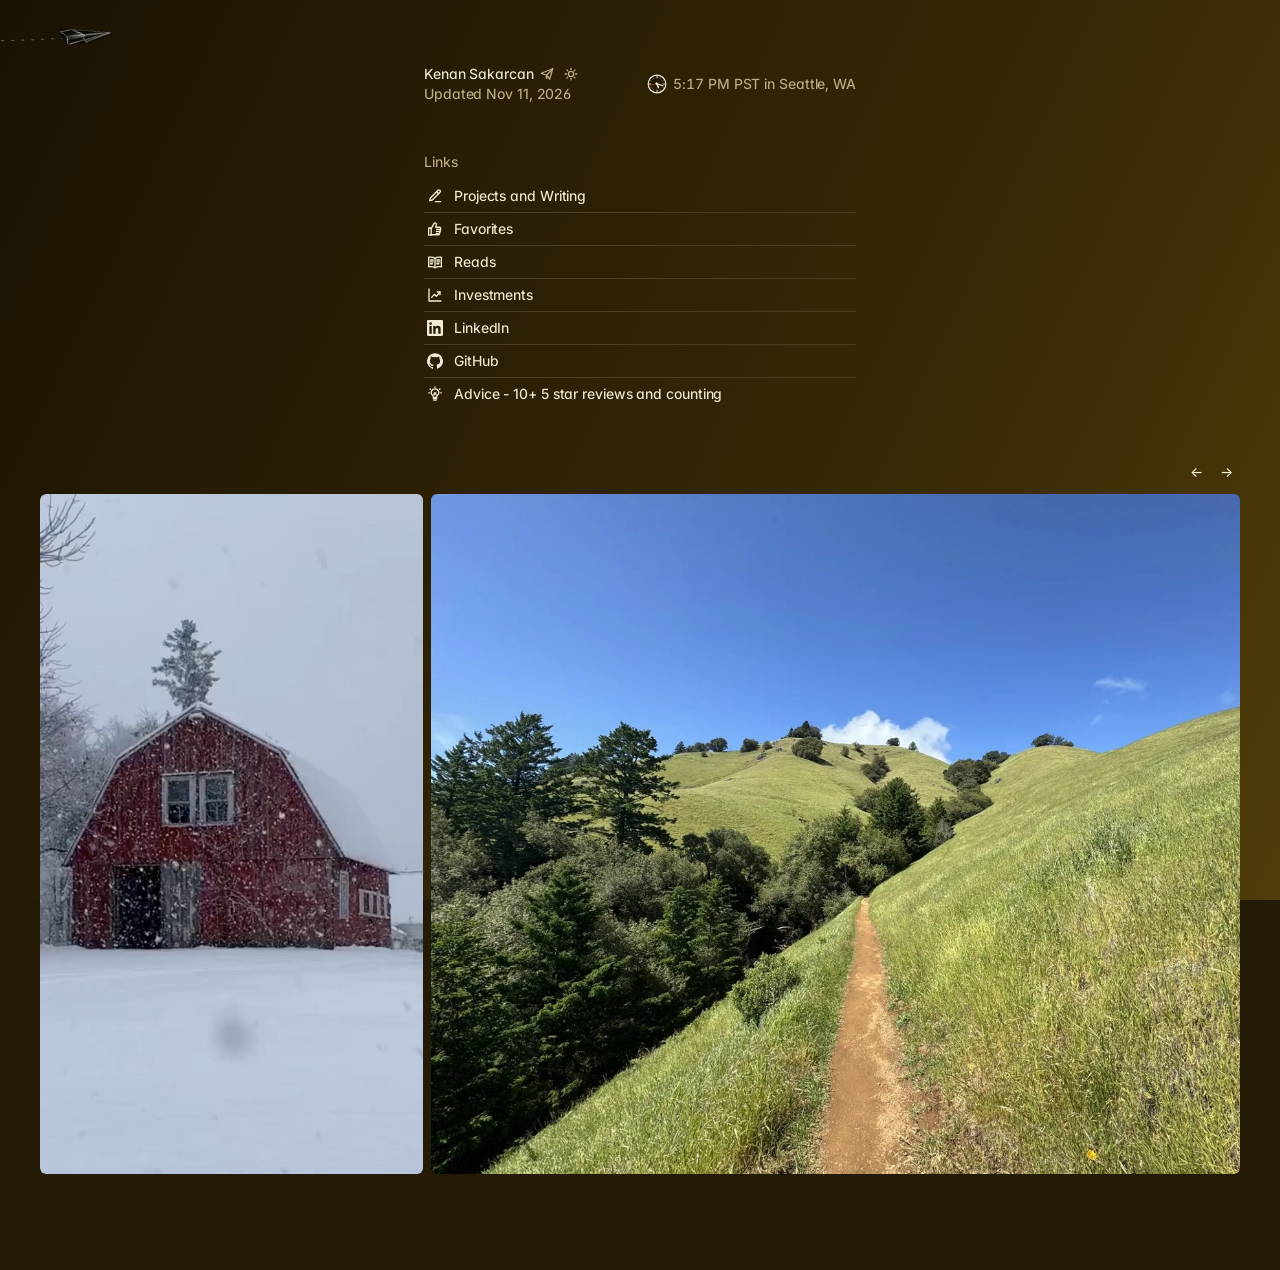
<file: index.html>
<!doctype html>
<html lang="en">
<head>
<meta charset="utf-8">
<script src="/theme.js"></script>
<meta name="viewport" content="width=device-width, initial-scale=1, viewport-fit=cover">
<meta name="description" content="Kenan Sakarcan">
<style>
:root { color-scheme: light; padding-top: env(safe-area-inset-top, 0px); padding-bottom: env(safe-area-inset-bottom, 0px); }
body { margin: 0; }
img { max-width: 100%; }
</style>
<title>Kenan Sakarcan</title>
<link rel="preconnect" href="https://fonts.googleapis.com">
<link rel="preconnect" href="https://fonts.gstatic.com" crossorigin>
<link rel="stylesheet" href="https://fonts.googleapis.com/css2?family=Inter:wght@400..600&display=swap">
<style>
/* Layout: one quiet 432px text column, small type, hairline-divided rows with a muted left label column. */
:root {
  --bg: #FCFCFB;
  --fg: #111111;
  --muted: #8F8F8F;
  --line: #EDEDEC;
  --underline: #CFCFCD;
  --ph: #F1F1EF;
  --font: "Inter", -apple-system, BlinkMacSystemFont, "Segoe UI", Helvetica, Arial, sans-serif;
}

* { box-sizing: border-box; }
body {
  background: var(--bg);
  color: var(--fg);
  font-family: var(--font);
  font-size: 14px;
  line-height: 20px;
  font-weight: 460;
  letter-spacing: -0.09px;
  font-feature-settings: "cv11", "ss01";
  -webkit-font-smoothing: antialiased;
}
.page {
  max-width: calc(1200px + 32px);
  margin: 0 auto;
  padding-block: 64px 96px;
  padding-left: max(16px, env(safe-area-inset-left, 0px));
  padding-right: max(16px, env(safe-area-inset-right, 0px));
  display: grid;
  gap: 48px;
}
p { margin: 0; }
a { color: var(--fg); text-decoration: none; }
.prose a { border-bottom: 1px solid var(--underline); transition: border-color .15s; }
.prose a:hover { border-color: var(--fg); }
a:focus-visible { outline: 2px solid var(--fg); outline-offset: 2px; border-radius: 2px; }
.muted { color: var(--muted); }

/* Header */
header { display: flex; align-items: center; gap: 12px; }
header { flex-wrap: wrap; }
.clock {
  margin-left: auto; display: inline-flex; align-items: center; gap: 6px;
  font-variant-numeric: tabular-nums; white-space: nowrap;
}
.clock svg { width: 14px; height: 14px; fill: none; stroke: currentColor; stroke-width: 1.5; stroke-linecap: round; stroke-linejoin: round; }
.clock svg.analog { width: 20px; height: 20px; color: var(--fg); }
.analog .rim { fill: var(--bg); stroke-width: 1.4; }
.analog .tick { stroke-width: .7; opacity: .55; }
.analog .tick.q { stroke-width: 1.1; opacity: 1; }
.analog .hand-h { stroke-width: 1.9; }
.analog .hand-m { stroke-width: 1.3; }
.analog .hand-s { stroke: #D2462D; stroke-width: .6; }
.analog .cap { fill: currentColor; stroke: none; }
@media (max-width: 400px) { .clock { margin-left: 0; } }
.name-line { display: flex; align-items: center; gap: 2px; }
.throw-btn {
  display: inline-grid; place-items: center; width: 22px; height: 22px; margin: -1px 0;
  padding: 0; border: 0; border-radius: 6px; background: transparent; color: var(--muted); cursor: pointer;
  transition: color .15s, background .15s, transform .2s;
}
.throw-btn:hover { color: var(--fg); background: var(--ph); transform: translate(1px, -1px); }
.throw-btn:focus-visible { outline: 2px solid var(--fg); outline-offset: 2px; }
.throw-btn svg { width: 14px; height: 14px; fill: none; stroke: currentColor; stroke-width: 1.4; stroke-linejoin: round; stroke-linecap: round; }
.row .title { display: inline-flex; align-items: center; gap: 8px; }
.ico { display: inline-grid; place-items: center; width: 22px; height: 16px; flex: none; }
.ico svg { width: 16px; height: 16px; }
.ico .solid { fill: currentColor; }
.ico .line { fill: none; stroke: currentColor; stroke-width: 2; stroke-linecap: round; stroke-linejoin: round; }
.prose { display: grid; gap: 12px; }

/* Section label + rows */
.label { color: var(--muted); font-weight: 460; font-size: 14px; margin: 0 0 8px; }
.rows { list-style: none; margin: 0; padding: 0; }
.row {
  display: grid; grid-template-columns: 1fr auto; gap: 16px; align-items: baseline;
  padding: 6px 0; border-top: 1px solid var(--line);
}
.row:first-child { border-top: 0; }
.row .title { min-width: 0; }
.row .meta { color: var(--muted); font-variant-numeric: tabular-nums; }
a.row:hover .title { color: var(--muted); }

/* Photo carousel: swipeable strip that snaps to each photo, with the next one peeking in */
.page { grid-template-columns: minmax(0, 1fr); }
/* Text stays in the narrow column; only the photo section uses the full page width */
.page > * { width: 100%; max-width: 432px; justify-self: center; }
.page > .gallery { max-width: none; }
.carousel-head { display: flex; align-items: center; justify-content: flex-end; margin: 0 0 8px; }
.carousel-head .label { margin: 0; }
.carousel-nav { display: flex; gap: 2px; }
.carousel-nav button {
  width: 28px; height: 28px; padding: 0; border: 0; border-radius: 6px;
  background: transparent; color: var(--fg); font: inherit; cursor: pointer;
  transition: background .15s;
}
.carousel-nav button:hover:not(:disabled) { background: var(--ph); }
.carousel-nav button:disabled { color: var(--muted); opacity: .5; cursor: default; }
.carousel-nav button:focus-visible, .carousel:focus-visible { outline: 2px solid var(--fg); outline-offset: 2px; }
.carousel {
  display: flex; gap: 8px; align-items: center;
  overflow-x: auto; scroll-snap-type: x mandatory;
  scrollbar-width: none; border-radius: 6px;
}
.carousel::-webkit-scrollbar { display: none; }
.carousel { position: relative; }
/* Each photo fills a large frame as far as its proportions allow, so nothing is cropped */
.slide { margin: 0; flex: 0 0 auto; scroll-snap-align: start; }
.slide img, .slide video {
  width: auto; height: auto;
  max-height: min(680px, 78vh);
  max-width: min(1200px, calc(100vw - 32px));
  display: block; border-radius: 6px; background: var(--ph);
}

@media (prefers-reduced-motion: reduce) { * { transition: none !important; } }
</style>
<link rel="stylesheet" href="/theme.css">
</head>
<body>

<main class="page">
  <header>
    <div>
      <div class="name-line" data-theme-host>Kenan Sakarcan<button type="button" class="throw-btn" id="throw-btn" aria-label="Throw a paper airplane" title="Throw a paper airplane"><svg viewBox="0 0 16 16" aria-hidden="true"><path d="M1.5 7.2 14.5 2 11 14 7.6 9.4z"/><path d="M14.5 2 7.6 9.4 7 13l2.3-2.3"/></svg></button></div>
      <div class="muted">Updated Nov 11, 2026</div>
    </div>
    <div class="clock muted" aria-live="off">
      <svg class="analog" viewBox="0 0 24 24" aria-hidden="true"><circle cx="12" cy="12" r="10.6" class="rim"/><line x1="12" y1="2.6" x2="12" y2="4.6" transform="rotate(0 12 12)" class="tick q"/><line x1="12" y1="2.9" x2="12" y2="3.8" transform="rotate(30 12 12)" class="tick"/><line x1="12" y1="2.9" x2="12" y2="3.8" transform="rotate(60 12 12)" class="tick"/><line x1="12" y1="2.6" x2="12" y2="4.6" transform="rotate(90 12 12)" class="tick q"/><line x1="12" y1="2.9" x2="12" y2="3.8" transform="rotate(120 12 12)" class="tick"/><line x1="12" y1="2.9" x2="12" y2="3.8" transform="rotate(150 12 12)" class="tick"/><line x1="12" y1="2.6" x2="12" y2="4.6" transform="rotate(180 12 12)" class="tick q"/><line x1="12" y1="2.9" x2="12" y2="3.8" transform="rotate(210 12 12)" class="tick"/><line x1="12" y1="2.9" x2="12" y2="3.8" transform="rotate(240 12 12)" class="tick"/><line x1="12" y1="2.6" x2="12" y2="4.6" transform="rotate(270 12 12)" class="tick q"/><line x1="12" y1="2.9" x2="12" y2="3.8" transform="rotate(300 12 12)" class="tick"/><line x1="12" y1="2.9" x2="12" y2="3.8" transform="rotate(330 12 12)" class="tick"/><line id="hand-h" x1="12" y1="13.2" x2="12" y2="7.4" class="hand-h"/><line id="hand-m" x1="12" y1="13.6" x2="12" y2="4.6" class="hand-m"/><line id="hand-s" x1="12" y1="14.4" x2="12" y2="3.6" class="hand-s"/><circle cx="12" cy="12" r="1.15" class="cap"/></svg>
      <span><time id="clock-time">--:--</time> <span id="clock-tz">PST</span> in Seattle, WA</span>
    </div>
  </header>
  <script>
    (function () {
      var t = document.getElementById('clock-time'), z = document.getElementById('clock-tz');
      var hh = document.getElementById('hand-h'), mm = document.getElementById('hand-m'), ss = document.getElementById('hand-s');
      var fmt = new Intl.DateTimeFormat('en-US', { timeZone: 'America/Los_Angeles', hour: 'numeric', minute: '2-digit', second: '2-digit', hourCycle: 'h12', timeZoneName: 'short' });
      function tick() {
        var parts = fmt.formatToParts(new Date());
        var get = function (k) { var p = parts.find(function (x) { return x.type === k; }); return p ? p.value : ''; };
        var h = (+get('hour')) % 12, m = +get('minute'), sec = +get('second');
        t.textContent = get('hour') + ':' + get('minute') + ' ' + get('dayPeriod');
        z.textContent = get('timeZoneName') || 'PST';
        if (hh) {
          hh.setAttribute('transform', 'rotate(' + (h * 30 + m * 0.5) + ' 12 12)');
          mm.setAttribute('transform', 'rotate(' + (m * 6 + sec * 0.1) + ' 12 12)');
          ss.setAttribute('transform', 'rotate(' + (sec * 6) + ' 12 12)');
        }
      }
      tick();
      setInterval(tick, 1000);
    })();
  </script>

  <section aria-labelledby="links-h">
    <h2 class="label" id="links-h">Links</h2>
    <div class="rows">
      <a class="row" href="projects/"><span class="title"><span class="ico"><svg class="line" viewBox="0 0 24 24" aria-hidden="true"><path d="M16.5 3.5a2.1 2.1 0 0 1 3 3L8 18l-4 1 1-4z"/><path d="M14.5 5.5l3 3"/><path d="M13 20.5h7.5"/></svg></span>Projects and Writing</span></a>
      <a class="row" href="favorites/"><span class="title"><span class="ico"><svg class="line" viewBox="0 0 24 24" aria-hidden="true"><path d="M2.5 10.5h3.8v10.8H2.5z"/><path d="M6.3 11.5 10.4 4c.4-.8 1.1-1.2 1.9-1.1 1.3.2 2 1.4 1.7 2.6l-.9 3.9h5.6c1.3 0 2.2 1.2 1.9 2.4l-1.9 7.3c-.2.9-1 1.5-1.9 1.5H6.3"/><path d="M14.6 12.6h5.6M14.2 15.6h5.3M13.8 18.6h4.7"/></svg></span>Favorites</span></a>
      <a class="row" href="reads/"><span class="title"><span class="ico"><svg class="line" viewBox="0 0 24 24" aria-hidden="true"><path d="M12 6.3C10 4.8 6.8 4.3 2.5 4.8v14.4c4.3-.5 7.5 0 9.5 1.5 2-1.5 5.2-2 9.5-1.5V4.8c-4.3-.5-7.5 0-9.5 1.5z"/><path d="M12 6.3v14.4"/><path d="M5 9h4.3M5 11.8h4.3M5 14.6h3M14.7 9H19M14.7 11.8H19M14.7 14.6h3"/></svg></span>Reads</span></a>
      <a class="row" href="investments/"><span class="title"><span class="ico"><svg class="line" viewBox="0 0 24 24" aria-hidden="true"><path d="M3 3v18h18"/><path d="M7 15.5l4-4.5 3 3 5.5-6.5"/><path d="M15.5 7.5h4v4"/></svg></span>Investments</span></a>
      <a class="row" href="https://www.linkedin.com/in/kenansakarcan/" target="_blank" rel="noopener"><span class="title"><span class="ico"><svg class="solid" viewBox="0 0 24 24" aria-hidden="true"><path d="M20.45 20.45h-3.56v-5.57c0-1.33-.02-3.04-1.85-3.04-1.85 0-2.14 1.45-2.14 2.94v5.67H9.35V9h3.41v1.56h.05c.48-.9 1.64-1.85 3.37-1.85 3.6 0 4.27 2.37 4.27 5.46v6.28zM5.34 7.43a2.06 2.06 0 1 1 0-4.13 2.06 2.06 0 0 1 0 4.13zM7.12 20.45H3.56V9h3.56v11.45zM22.22 0H1.77C.79 0 0 .77 0 1.73v20.54C0 23.23.79 24 1.77 24h20.45c.98 0 1.78-.77 1.78-1.73V1.73C24 .77 23.2 0 22.22 0z"/></svg></span>LinkedIn</span></a>
      <a class="row" href="https://github.com/KenanES" target="_blank" rel="noopener"><span class="title"><span class="ico"><svg class="solid" viewBox="0 0 24 24" aria-hidden="true"><path d="M12 .3a12 12 0 0 0-3.8 23.38c.6.12.83-.26.83-.58v-2.03c-3.34.73-4.04-1.6-4.04-1.6-.55-1.4-1.34-1.77-1.34-1.77-1.08-.74.09-.73.09-.73 1.2.09 1.83 1.24 1.83 1.24 1.07 1.83 2.8 1.3 3.49 1 .1-.78.42-1.3.76-1.6-2.67-.3-5.47-1.33-5.47-5.93 0-1.31.47-2.38 1.24-3.22-.14-.3-.54-1.52.1-3.18 0 0 1-.32 3.3 1.23a11.5 11.5 0 0 1 6 0c2.28-1.55 3.29-1.23 3.29-1.23.64 1.66.24 2.88.12 3.18a4.65 4.65 0 0 1 1.23 3.22c0 4.61-2.8 5.63-5.48 5.92.42.36.81 1.1.81 2.22v3.29c0 .32.21.7.82.58A12 12 0 0 0 12 .3"/></svg></span>GitHub</span></a>
      <a class="row" href="https://www.joinleland.com/kenansakarcangmailcom-kenansakarcangmailcom" target="_blank" rel="noopener"><span class="title"><span class="ico"><svg class="line" viewBox="0 0 24 24" aria-hidden="true"><path d="M12 4.2a5.6 5.6 0 0 0-3.5 10c.6.5.9 1.2.9 2V17h5.2v-.8c0-.8.3-1.5.9-2a5.6 5.6 0 0 0-3.5-10z"/><path d="M10.4 13.2 11.2 10.2l.8 1.6.8-1.6.8 3"/><path d="M9.4 19h5.2M10.2 21.2h3.6"/><path d="M12 1.2V2M4.6 4.4l.6.6M19.4 4.4l-.6.6M2.6 10.4h.8M20.6 10.4h.8"/></svg></span>Advice - 10+ 5 star reviews and counting</span></a>
    </div>
  </section>

  <section class="gallery" aria-label="Photo gallery">
    <div class="carousel-head">
      <div class="carousel-nav">
        <button type="button" id="carousel-prev" aria-label="Previous photo">&larr;</button>
        <button type="button" id="carousel-next" aria-label="Next photo">&rarr;</button>
      </div>
    </div>
    <div class="carousel" id="carousel" tabindex="0" role="group" aria-label="Photo carousel">
      <figure class="slide"><video id="barn-video" src="photos/barn.mp4" poster="photos/barn.jpg" width="720" height="1280" autoplay muted loop playsinline preload="auto" aria-label="Red barn under heavy falling snow"></video></figure>
      <figure class="slide"><img src="photos/trail.jpg" width="1400" height="1050" alt="Dirt hiking trail along a steep green grassy hillside toward wooded hilltops under a deep blue sky"></figure>
      <figure class="slide"><img src="photos/ocean-trail.jpg" width="1050" height="1400" alt="Narrow dirt trail along a steep grassy ridge above forest, with the ocean stretching to the horizon"></figure>
      <figure class="slide"><img src="photos/bike.jpg" width="768" height="1024" alt="Shadow of a person riding a bike, cast on a bright green hillside"></figure>
      <figure class="slide"><img src="photos/hills.jpg" width="1400" height="1050" alt="Green coastal hills in evening light, with a city and the ocean on the horizon"></figure>
      <figure class="slide"><img src="photos/horses.jpg" width="1400" height="1304" loading="lazy" alt="Horses running through a golden meadow past a gnarled tree, with rocky mountains behind"></figure>
      <figure class="slide"><img src="photos/rainier.jpg" width="1050" height="1400" loading="lazy" alt="Snow-covered volcano across a calm lake under a pink and orange sunset"></figure>
      <figure class="slide"><img src="photos/peaks.jpg" width="1400" height="1050" loading="lazy" alt="Jagged snow-covered peaks under broken clouds"></figure>
      <figure class="slide"><img src="photos/ship.jpg" width="1400" height="1050" loading="lazy" alt="Cargo ship on calm water at sunset, seen past a silhouetted tree"></figure>
      <figure class="slide"><img src="photos/climb.jpg" width="1050" height="1400" loading="lazy" alt="Climber with pink skis on their pack ascending a steep snow slope beside a rock wall"></figure>
      <figure class="slide"><img src="photos/tent.jpg" width="1400" height="1050" loading="lazy" alt="Blue tent and upright skis at a snow camp below a glaciated mountain basin"></figure>
      <figure class="slide"><img src="photos/glacier.jpg" width="1400" height="933" loading="lazy" alt="Broad glacier and sharp snowy summit under a deep blue sky"></figure>
      <figure class="slide"><img src="photos/skin.jpg" width="1400" height="933" loading="lazy" alt="Ski tourer with a blue pack crossing a snowfield above a wide range of glaciated peaks"></figure>
      <figure class="slide"><img src="photos/guanaco.jpg" width="1325" height="593" loading="lazy" alt="Guanaco standing in golden grass beside a lake under a wide cloudy sky"></figure>
      <figure class="slide"><img src="photos/waterfall.jpg" width="1047" height="751" loading="lazy" alt="Waterfall over layered rock with snowy granite towers behind"></figure>
      <figure class="slide"><img src="photos/skicamp.jpg" width="1024" height="768" loading="lazy" alt="Two skiers at a snow camp below steep rocky cliffs"></figure>
      <figure class="slide"><img src="photos/gravel.jpg" width="1024" height="768" loading="lazy" alt="Gravel bike on a dirt road beside a weathered barn and autumn hills"></figure>
      <figure class="slide"><img src="photos/tourer.jpg" width="1224" height="642" loading="lazy" alt="Ski tourer with a yellow pack looking across a wide snowy basin"></figure>
      <figure class="slide"><img src="photos/valley.jpg" width="1024" height="768" loading="lazy" alt="Forested valley with a snow-dusted peak catching evening light"></figure>
      <figure class="slide"><img src="photos/summit.jpg" width="1213" height="648" loading="lazy" alt="Climber on a roped snow route at sunrise above a sea of clouds"></figure>
      <figure class="slide"><img src="photos/ski.jpg" width="787" height="1400" loading="lazy" alt="Skier in an orange jacket descending a steep snowfield, with a snow-covered volcano in the distance"></figure>
    </div>
  </section>
  <script>
    (function () {
      var track = document.getElementById('carousel');
      var prev = document.getElementById('carousel-prev');
      var next = document.getElementById('carousel-next');
      function target(dir) {
        var slides = Array.prototype.slice.call(track.children);
        var x = track.scrollLeft;
        var max = track.scrollWidth - track.clientWidth;
        /* Past either end, wrap around to the other end */
        if (dir > 0 && x >= max - 1) return 0;
        if (dir < 0 && x <= 1) return max;
        var hit = dir > 0
          ? slides.filter(function (s) { return s.offsetLeft > x + 1; })[0]
          : slides.filter(function (s) { return s.offsetLeft < x - 1; }).pop();
        return hit ? hit.offsetLeft : x;
      }
      function move(dir) {
        track.scrollTo({ left: target(dir), behavior: 'auto' });
      }
      /* The barn video loops while it is on screen and pauses once scrolled away */
      var vid = document.getElementById('barn-video');
      if (vid) {
        var still = window.matchMedia('(prefers-reduced-motion: reduce)').matches;
        if (still) { vid.removeAttribute('autoplay'); vid.pause(); }
        var play = function () { var p = vid.play(); if (p && p.catch) p.catch(function () {}); };
        if ('IntersectionObserver' in window) {
          new IntersectionObserver(function (entries) {
            entries.forEach(function (e) {
              if (e.isIntersecting && e.intersectionRatio >= 0.25) { if (!still) play(); }
              else if (!e.isIntersecting) vid.pause();
            });
          }, { threshold: [0, 0.25] }).observe(vid);
        }
        vid.addEventListener('click', function () { if (vid.paused) play(); else vid.pause(); });
      }
      prev.addEventListener('click', function () { move(-1); });
      next.addEventListener('click', function () { move(1); });
      track.addEventListener('keydown', function (e) {
        if (e.key === 'ArrowLeft') { e.preventDefault(); move(-1); }
        if (e.key === 'ArrowRight') { e.preventDefault(); move(1); }
      });
    })();
  </script>
</main>
<!-- Paper airplane welcome: Kenan's pencil-drawn plane floats across the top of the page once per visit -->
<style>
  .throw { position: fixed; inset: 0; pointer-events: none; z-index: 50; overflow: hidden; }
  .throw-sky { position: absolute; inset: 0; width: 100%; height: 100%; overflow: visible; }
  .trail { fill: none; stroke: var(--fg); stroke-width: 1.2; stroke-linecap: round; stroke-dasharray: 2 8; opacity: .3; transition: opacity .8s ease; }
</style>
<div class="throw" id="throw" hidden aria-hidden="true">
  <svg class="throw-sky" id="throw-sky">
    <path id="throw-path" d="" fill="none" stroke="none"/>
    <path class="trail" id="throw-trail" d=""/>
    <g id="plane-fly" visibility="hidden"><image href="photos/throw-plane.webp" x="-112" y="-54" width="224" height="108"/></g>
  </svg>
</div>
<script>
  (function () {
    var root = document.getElementById('throw');
    var fly = document.getElementById('plane-fly');
    var path = document.getElementById('throw-path');
    var trail = document.getElementById('throw-trail');
    var btn = document.getElementById('throw-btn');
    if (!root || !path.getPointAtLength) { if (btn) btn.hidden = true; return; }
    var busy = false;
    var PLANE_TILT = -17;   /* the drawn plane points 17 degrees up; rotate it level before steering */

    function throwPlane() {
      if (busy) return;
      busy = true;
      trail.setAttribute('d', '');
      trail.style.opacity = '';
      root.hidden = false;
      var w = window.innerWidth, h = window.innerHeight;
      /* Float only in the top band of the page: the top eighth, and never lower than just above the name */
      var name = document.querySelector('.name-line');
      var k = Math.min(60, Math.max(46, w * .042)) / 224;      /* plane drawn about 46-60px wide */
      var half = 108 * k / 2 * 1.15;                           /* half its height, allowing for tilt */
      var limit = Math.min(h / 8, name ? name.getBoundingClientRect().top - 8 : h / 8);
      var ceil = half + 4, floor = Math.max(ceil, limit - half);
      var mid = (ceil + floor) / 2, amp = (floor - ceil) / 2 / 1.35;
      var x0 = -110, x1 = w + 110;
      var dur = Math.min(11000, Math.max(6500, (x1 - x0) / 150 * 1000));   /* a slow drift, about 150px a second */
      var pts = [], start = performance.now();
      function at(u) {
        return { x: x0 + (x1 - x0) * u, y: mid + amp * Math.sin(u * Math.PI * 2 * 1.6 + .6) + amp * .35 * Math.sin(u * Math.PI * 2 * 4.3) };
      }
      fly.setAttribute('visibility', 'visible');
      function frame(now) {
        var t = Math.min(1, (now - start) / dur);
        var p = at(t), q = at(Math.min(1, t + .002));
        var ang = Math.atan2(q.y - p.y, q.x - p.x) * 180 / Math.PI * .8 - PLANE_TILT;
        fly.setAttribute('transform', 'translate(' + p.x.toFixed(1) + ' ' + p.y.toFixed(1) + ') rotate(' + ang.toFixed(2) + ') scale(' + k.toFixed(3) + ')');
        pts.push(p.x.toFixed(1) + ' ' + p.y.toFixed(1));
        if (pts.length > 140) pts.shift();                    /* a short trail that follows the plane */
        trail.setAttribute('d', 'M ' + pts.join(' L '));
        if (t < 1) requestAnimationFrame(frame);
        else {
          fly.setAttribute('visibility', 'hidden');
          trail.style.opacity = '0';
          setTimeout(function () { root.hidden = true; busy = false; }, 900);
        }
      }
      requestAnimationFrame(frame);
    }

    /* The paper plane button sends another one any time */
    if (btn) btn.addEventListener('click', throwPlane);

    /* Automatic flight: once per visit, skipped for reduced motion unless ?throw is in the address */
    var replay = /[?&]throw\b/.test(location.search);
    if (!replay && window.matchMedia('(prefers-reduced-motion: reduce)').matches) return;
    try {
      if (!replay && sessionStorage.getItem('plane-thrown')) return;
      sessionStorage.setItem('plane-thrown', '1');
    } catch (e) {}
    throwPlane();
  })();
</script>
</body>
</html>
</file>
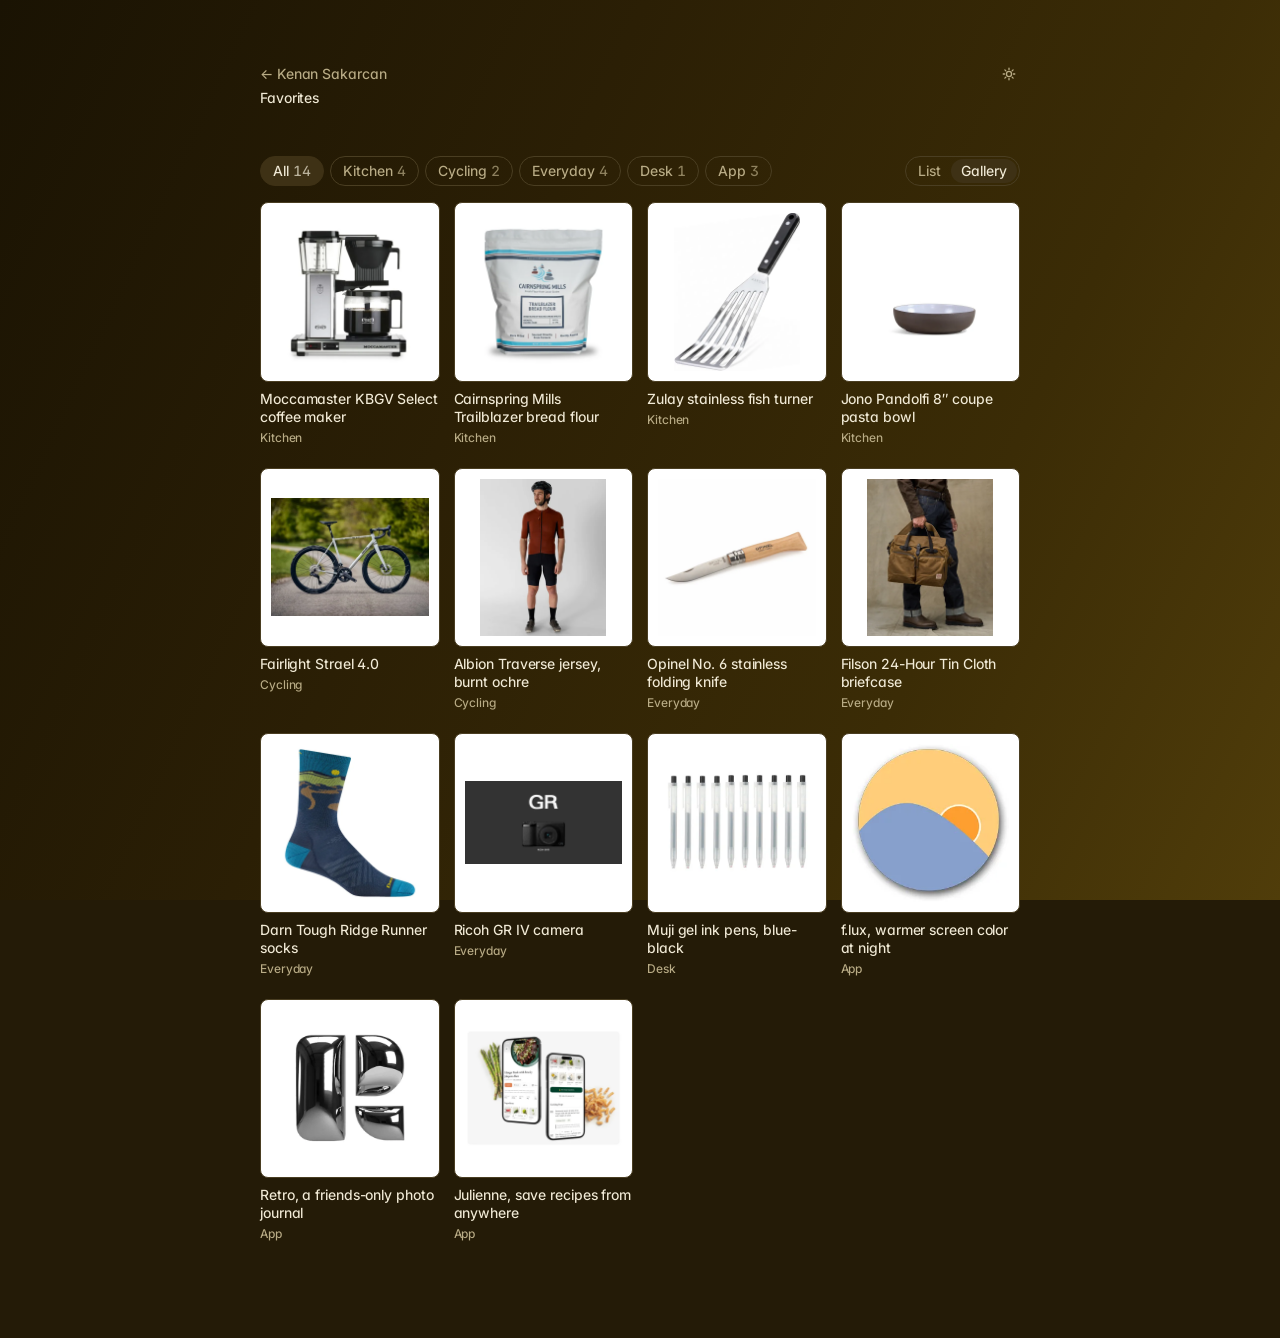
<file: favorites/index.html>
<!doctype html>
<html lang="en">
<head>
<meta charset="utf-8">
<script src="/theme.js"></script>
<meta name="viewport" content="width=device-width, initial-scale=1, viewport-fit=cover">
<title>Favorites | Kenan Sakarcan</title>
<meta name="description" content="Things Kenan Sakarcan uses and likes: kitchen, cycling, everyday carry and desk.">
<link rel="preconnect" href="https://fonts.googleapis.com">
<link rel="preconnect" href="https://fonts.gstatic.com" crossorigin>
<link rel="stylesheet" href="https://fonts.googleapis.com/css2?family=Inter:wght@400..600&display=swap">
<link rel="stylesheet" href="../pages.css">
<link rel="stylesheet" href="/theme.css">
</head>
<body>
<main class="page gallery">
  <header>
    <a class="back" href="../">&larr; Kenan Sakarcan</a>
    <h1>Favorites</h1>
  </header>

  <section aria-label="Favorite things">
    <div class="toolbar">
    <div class="filters" role="group" aria-label="Filter by category">
      <button type="button" class="chip" data-filter="all" aria-pressed="true">All<span class="count">14</span></button>
      <button type="button" class="chip" data-filter="kitchen" aria-pressed="false">Kitchen<span class="count">4</span></button>
      <button type="button" class="chip" data-filter="cycling" aria-pressed="false">Cycling<span class="count">2</span></button>
      <button type="button" class="chip" data-filter="everyday" aria-pressed="false">Everyday<span class="count">4</span></button>
      <button type="button" class="chip" data-filter="desk" aria-pressed="false">Desk<span class="count">1</span></button>
      <button type="button" class="chip" data-filter="app" aria-pressed="false">App<span class="count">3</span></button>
    </div>
    <div class="view-toggle" role="group" aria-label="Choose a view">
      <button type="button" data-view="list" aria-pressed="false">List</button>
      <button type="button" data-view="gallery" aria-pressed="true">Gallery</button>
    </div>
    </div>

    <div class="list" id="list">
      <a class="item" data-cat="kitchen" href="https://www.seattlecoffeegear.com/products/moccamaster-kbgv-select-coffee-maker?variant=53295195357491" target="_blank" rel="noopener"><img class="thumb" src="img/moccamaster.webp" alt="" loading="lazy"><span class="title">Moccamaster KBGV Select coffee maker</span><span class="meta">Kitchen</span></a>
      <a class="item" data-cat="kitchen" href="https://cairnspring.com/products/trailblazer-bread-flour" target="_blank" rel="noopener"><img class="thumb" src="img/cairnspring.webp" alt="" loading="lazy"><span class="title">Cairnspring Mills Trailblazer bread flour</span><span class="meta">Kitchen</span></a>
      <a class="item" data-cat="kitchen" href="https://www.amazon.com/dp/B091BNR2WJ" target="_blank" rel="noopener"><img class="thumb" src="img/zulay.webp" alt="" loading="lazy"><span class="title">Zulay stainless fish turner</span><span class="meta">Kitchen</span></a>
      <a class="item" data-cat="kitchen" href="https://www.jonopandolfi.com/products/8-coupe-pasta-bowl?variant=37985765621912" target="_blank" rel="noopener"><img class="thumb" src="img/jono-pandolfi.webp" alt="" loading="lazy"><span class="title">Jono Pandolfi 8&Prime; coupe pasta bowl</span><span class="meta">Kitchen</span></a>
      <a class="item" data-cat="cycling" href="https://fairlightcycles.com/strael-4-0/" target="_blank" rel="noopener"><img class="thumb" src="img/fairlight.webp" alt="" loading="lazy"><span class="title">Fairlight Strael 4.0</span><span class="meta">Cycling</span></a>
      <a class="item" data-cat="cycling" href="https://www.albioncycling.com/products/mens-traverse-jersey-burnt-ochre_" target="_blank" rel="noopener"><img class="thumb" src="img/albion.webp" alt="" loading="lazy"><span class="title">Albion Traverse jersey, burnt ochre</span><span class="meta">Cycling</span></a>
      <a class="item" data-cat="everyday" href="https://www.woodcraft.com/products/opinel-no-6-stainless-steel-folding-pocketknife?variant=43403563991178" target="_blank" rel="noopener"><img class="thumb" src="img/opinel.webp" alt="" loading="lazy"><span class="title">Opinel No. 6 stainless folding knife</span><span class="meta">Everyday</span></a>
      <a class="item" data-cat="everyday" href="https://www.filson.com/products/24-hour-tin-cloth-briefcase-dark-tan-2" target="_blank" rel="noopener"><img class="thumb" src="img/filson.webp" alt="" loading="lazy"><span class="title">Filson 24-Hour Tin Cloth briefcase</span><span class="meta">Everyday</span></a>
      <a class="item" data-cat="everyday" href="https://darntough.com/products/mens-merino-wool-ridge-runner-micro-crew-no-cushion-ultra-lightweight-running-socks?variant=44451176251578" target="_blank" rel="noopener"><img class="thumb" src="img/darn-tough.webp" alt="" loading="lazy"><span class="title">Darn Tough Ridge Runner socks</span><span class="meta">Everyday</span></a>
      <a class="item" data-cat="everyday" href="https://www.ricoh-imaging.co.jp/english/products/gr-4/" target="_blank" rel="noopener"><img class="thumb" src="img/ricoh.webp" alt="" loading="lazy"><span class="title">Ricoh GR IV camera</span><span class="meta">Everyday</span></a>
      <a class="item" data-cat="desk" href="https://www.muji.us/products/gel-ink-ballpoint-pen-knock-type-blue-black-10-pack-9a63007" target="_blank" rel="noopener"><img class="thumb" src="img/muji.webp" alt="" loading="lazy"><span class="title">Muji gel ink pens, blue-black</span><span class="meta">Desk</span></a>
      <a class="item" data-cat="app" href="https://justgetflux.com/" target="_blank" rel="noopener"><img class="thumb" src="img/flux.webp" alt="" loading="lazy"><span class="title">f.lux, warmer screen color at night</span><span class="meta">App</span></a>
      <a class="item" data-cat="app" href="https://retro.app" target="_blank" rel="noopener"><img class="thumb" src="img/retro.webp" alt="" loading="lazy"><span class="title">Retro, a friends-only photo journal</span><span class="meta">App</span></a>
      <a class="item" data-cat="app" href="https://withjulienne.com" target="_blank" rel="noopener"><img class="thumb" src="img/julienne.webp" alt="" loading="lazy"><span class="title">Julienne, save recipes from anywhere</span><span class="meta">App</span></a>
    </div>
  </section>
</main>
<script>
  (function () {
    var chips = Array.prototype.slice.call(document.querySelectorAll('.chip'));
    var cards = Array.prototype.slice.call(document.querySelectorAll('.item'));
    var names = chips.map(function (c) { return c.getAttribute('data-filter'); });
    function apply(cat) {
      if (names.indexOf(cat) < 0) cat = 'all';
      chips.forEach(function (c) { c.setAttribute('aria-pressed', String(c.getAttribute('data-filter') === cat)); });
      cards.forEach(function (card) { card.hidden = cat !== 'all' && card.getAttribute('data-cat') !== cat; });
    }
    chips.forEach(function (c) {
      c.addEventListener('click', function () {
        var cat = c.getAttribute('data-filter');
        apply(cat);
        try { history.replaceState(null, '', cat === 'all' ? location.pathname : '#' + cat); } catch (e) {}
      });
    });
    window.addEventListener('hashchange', function () { apply(location.hash.slice(1)); });
    apply(location.hash.slice(1));

    /* List or gallery view; the choice is remembered on this device */
    var page = document.querySelector('main.page');
    var views = Array.prototype.slice.call(document.querySelectorAll('.view-toggle button'));
    function setView(v) {
      if (v !== 'gallery') v = 'list';
      page.classList.toggle('gallery', v === 'gallery');
      views.forEach(function (b) { b.setAttribute('aria-pressed', String(b.getAttribute('data-view') === v)); });
      try { localStorage.setItem('favorites-view', v); } catch (e) {}
    }
    views.forEach(function (b) { b.addEventListener('click', function () { setView(b.getAttribute('data-view')); }); });
    var saved = null;
    try { saved = localStorage.getItem('favorites-view'); } catch (e) {}
    setView(saved || 'gallery');   /* gallery is the default view */
  })();
</script>
</body>
</html>
</file>
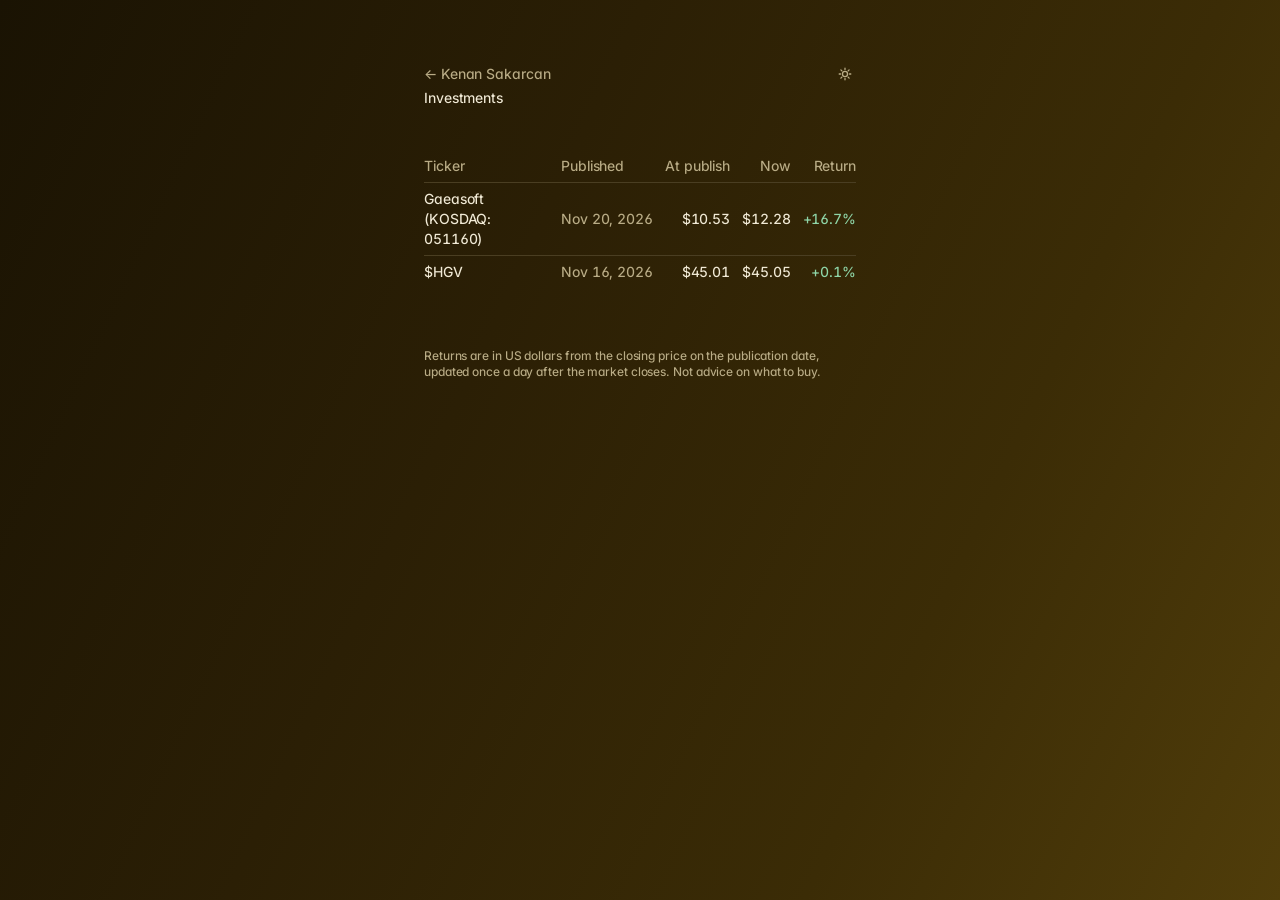
<file: investments/index.html>
<!doctype html>
<html lang="en">
<head>
<meta charset="utf-8">
<script src="/theme.js"></script>
<meta name="viewport" content="width=device-width, initial-scale=1, viewport-fit=cover">
<title>Investments | Kenan Sakarcan</title>
<meta name="description" content="Stock pitches published by Kenan Sakarcan.">
<link rel="preconnect" href="https://fonts.googleapis.com">
<link rel="preconnect" href="https://fonts.gstatic.com" crossorigin>
<link rel="stylesheet" href="https://fonts.googleapis.com/css2?family=Inter:wght@400..600&display=swap">
<link rel="stylesheet" href="../pages.css">
<link rel="stylesheet" href="/theme.css">
</head>
<body>
<main class="page">
  <header>
    <a class="back" href="../">&larr; Kenan Sakarcan</a>
    <h1>Investments</h1>
  </header>

  <table class="invest-table">
    <thead><tr><th scope="col">Ticker</th><th scope="col">Published</th><th scope="col" class="num">At publish</th><th scope="col" class="num">Now</th><th scope="col" class="num">Return</th></tr></thead>
    <tbody>
      <tr data-symbol="051160.KQ" data-pub-price="14050" data-pub-fx="1334.79" data-format="row"><td><a href="gaeasoft/">Gaeasoft (KOSDAQ: 051160)</a></td><td><time datetime="2026-11-20">Nov 20, 2026</time></td><td class="num at-pub">$10.53</td><td class="num now">&ndash;</td><td class="num ret">&ndash;</td></tr>
      <tr data-symbol="HGV" data-pub-price="45.01" data-format="row"><td><a href="hgv/">$HGV</a></td><td><time datetime="2026-11-16">Nov 16, 2026</time></td><td class="num at-pub">$45.01</td><td class="num now">&ndash;</td><td class="num ret">&ndash;</td></tr>
    </tbody>
  </table>
  <p class="table-note">Returns are in US dollars from the closing price on the publication date, updated once a day after the market closes. Not advice on what to buy.</p>
</main>
<script src="returns.js" defer></script>
</body>
</html>
</file>
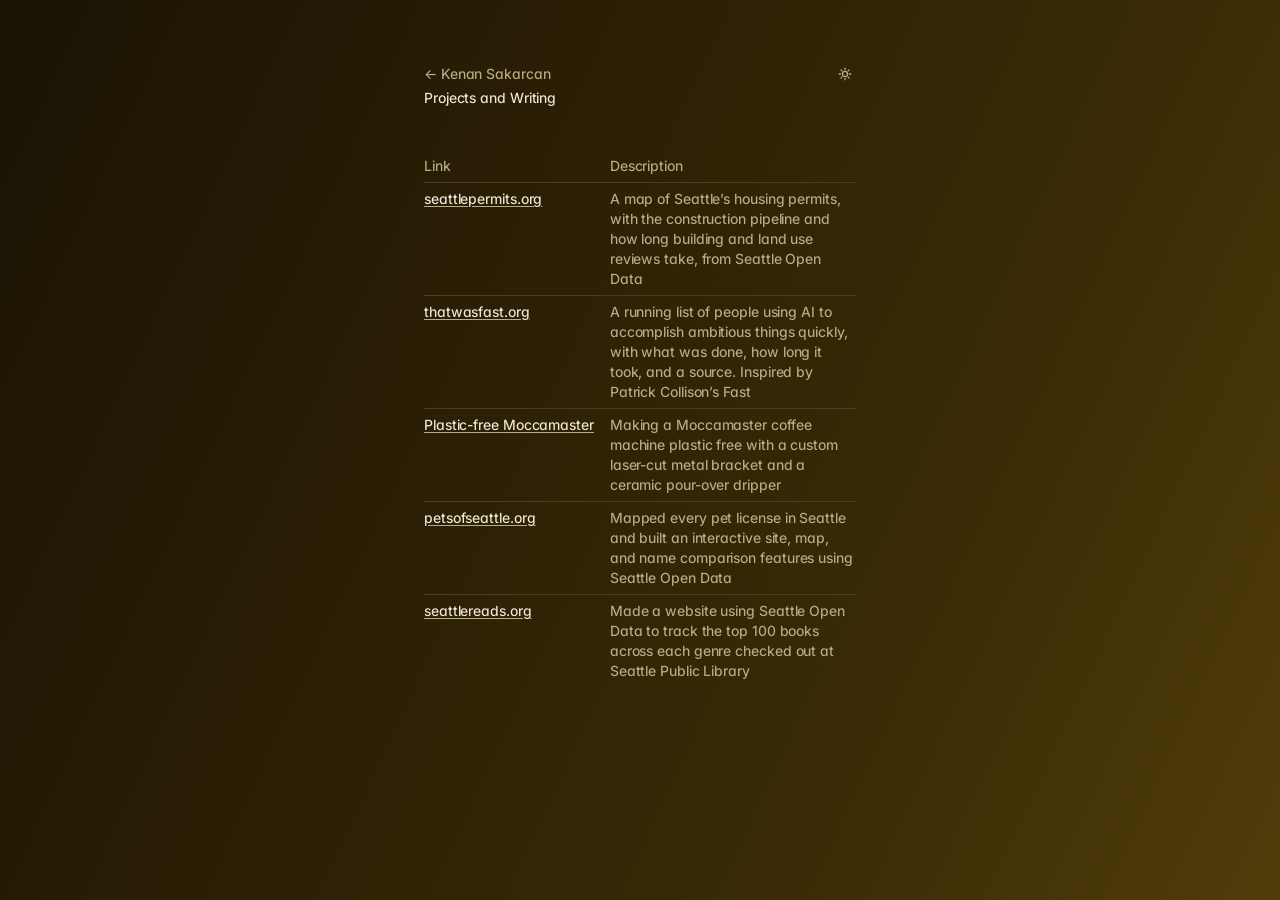
<file: projects/index.html>
<!doctype html>
<html lang="en">
<head>
<meta charset="utf-8">
<script src="/theme.js"></script>
<meta name="viewport" content="width=device-width, initial-scale=1, viewport-fit=cover">
<title>Projects and Writing | Kenan Sakarcan</title>
<meta name="description" content="Projects and writing by Kenan Sakarcan.">
<link rel="preconnect" href="https://fonts.googleapis.com">
<link rel="preconnect" href="https://fonts.gstatic.com" crossorigin>
<link rel="stylesheet" href="https://fonts.googleapis.com/css2?family=Inter:wght@400..600&display=swap">
<link rel="stylesheet" href="../pages.css">
<link rel="stylesheet" href="/theme.css">
<script src="cards.js" defer></script>
</head>
<body>
<main class="page">
  <header>
    <a class="back" href="../">&larr; Kenan Sakarcan</a>
    <h1>Projects and Writing</h1>
  </header>

  <!-- Add new projects or articles as rows, newest first -->
  <table class="proj-table">
    <thead><tr><th scope="col">Link</th><th scope="col">Description</th></tr></thead>
    <tbody>
      <tr data-card="permits">
        <td><a href="https://seattlepermits.org" target="_blank" rel="noopener">seattlepermits.org</a></td>
        <td>A map of Seattle&rsquo;s housing permits, with the construction pipeline and how long building and land use reviews take, from Seattle Open Data</td>
      </tr>
      <tr data-card="fast">
        <td><a href="https://thatwasfast.org" target="_blank" rel="noopener">thatwasfast.org</a></td>
        <td>A running list of people using AI to accomplish ambitious things quickly, with what was done, how long it took, and a source. Inspired by Patrick Collison&rsquo;s Fast</td>
      </tr>
      <tr data-card="mocca">
        <td><a href="moccamaster/">Plastic-free Moccamaster</a></td>
        <td>Making a Moccamaster coffee machine plastic free with a custom laser-cut metal bracket and a ceramic pour-over dripper</td>
      </tr>
      <tr data-card="pets">
        <td><a href="https://petsofseattle.org" target="_blank" rel="noopener">petsofseattle.org</a></td>
        <td>Mapped every pet license in Seattle and built an interactive site, map, and name comparison features using Seattle Open Data</td>
      </tr>
      <tr data-card="reads">
        <td><a href="https://seattlereads.org" target="_blank" rel="noopener">seattlereads.org</a></td>
        <td>Made a website using Seattle Open Data to track the top 100 books across each genre checked out at Seattle Public Library</td>
      </tr>
    </tbody>
  </table>

  <!-- Hover cards (wide screens only, see cards.js): design system and stack for each row -->
  <template id="card-permits">
    <p class="pc-kicker">Design system</p>
    <p class="pc-name">Civic broadsheet</p>
    <div class="pc-sw"><i style="background:#faf7f2"></i><i style="background:#171614"></i><i style="background:#1b4d3e"></i><i style="background:#234e70"></i><i style="background:#96520e"></i><i style="background:#b23225"></i></div>
    <p>Newspaper-style layout on warm paper. Newsreader for headlines, Public Sans for text, IBM Plex Mono for figures.</p>
    <p class="pc-kicker">Architecture</p>
    <ul>
      <li>Plain HTML, CSS and ES modules, no build step</li>
      <li>Browser queries Seattle SDCI open data APIs live (building, land use and trade permits), with a bundled snapshot as fallback</li>
      <li>Charts and ZIP map drawn as hand-built SVG, no chart library</li>
      <li>llms.txt and a JSON summary for machines</li>
      <li>Hosted on Vercel</li>
    </ul>
  </template>
  <template id="card-fast">
    <p class="pc-kicker">Design system</p>
    <p class="pc-name">A plain list, like Fast</p>
    <div class="pc-sw"><i style="background:#ffffff"></i><i style="background:#111111"></i><i style="background:#6b6b6b"></i><i style="background:#e4e4e4"></i><i style="background:#b3261e"></i></div>
    <p>Iowan Old Style serif for reading, system sans for labels, one red accent.</p>
    <p class="pc-kicker">Architecture</p>
    <ul>
      <li>Static pages plus one serverless function on Vercel</li>
      <li>Each entry is a JSON file in git; pushing to main deploys</li>
      <li>A daily GitHub Action finds new candidates with Grok search and opens a pull request for each; merging publishes</li>
      <li>Resend for double opt-in sign-ups and a quarterly digest drafted by Vercel Cron</li>
    </ul>
  </template>
  <template id="card-mocca">
    <p class="pc-kicker">Design</p>
    <p class="pc-name">Match the factory trim</p>
    <div class="pc-sw"><i style="background:#1c1c1c"></i><i style="background:#c9c9c6"></i><i style="background:#f4f2ee"></i><i style="background:#b8a27c"></i></div>
    <p>Matte black powder coat to match the Moccamaster, a ceramic Hario V60 and the glass carafe.</p>
    <p class="pc-kicker">How it was made</p>
    <ul>
      <li>Requirements document written with an LLM</li>
      <li>Parametric CAD in OpenSCAD, exported as a DXF flat pattern</li>
      <li>Laser cut and press-brake bent by SendCutSend in 2&nbsp;mm 5052 aluminum</li>
      <li>Bolts to the machine&rsquo;s existing screw holes</li>
    </ul>
  </template>
  <template id="card-pets">
    <p class="pc-kicker">Design system</p>
    <p class="pc-name">Friendly and hand-drawn</p>
    <div class="pc-sw"><i style="background:#f7f6f1"></i><i style="background:#173d2e"></i><i style="background:#eab53b"></i><i style="background:#2a78d6"></i><i style="background:#eb6834"></i><i style="background:#1baf7a"></i></div>
    <p>Bricolage Grotesque headings, DM Sans text, Patrick Hand notes, and my own drawings. Each species has its own color.</p>
    <p class="pc-kicker">Architecture</p>
    <ul>
      <li>Static pages with shared vanilla JavaScript, no framework</li>
      <li>Pulls Seattle&rsquo;s pet license data from data.seattle.gov in the browser</li>
      <li>Neighborhood map drawn from Census ZIP shapes trimmed to city limits</li>
      <li>Cloudflare Pages with a strict Content Security Policy, GoatCounter analytics and a Buttondown newsletter</li>
    </ul>
  </template>
  <template id="card-reads">
    <p class="pc-kicker">Design system</p>
    <p class="pc-name">A library, sketched</p>
    <div class="pc-sw"><i style="background:#f5efe4"></i><i style="background:#23180f"></i><i style="background:#b5442c"></i><i style="background:#2f5d3a"></i><i style="background:#d6ad5c"></i></div>
    <p>Book covers float over my pencil sketch of the Central Library. Fraunces headings with Jost and Inter.</p>
    <p class="pc-kicker">Architecture</p>
    <ul>
      <li>Cloudflare Worker renders every page on the server for search engines</li>
      <li>R2 stores the lists and covers, D1 stores subscribers</li>
      <li>A GitHub Action rebuilds the Top 100 lists from Seattle Public Library checkout data</li>
      <li>Resend sends the monthly email digest</li>
    </ul>
  </template>
</main>
</body>
</html>
</file>
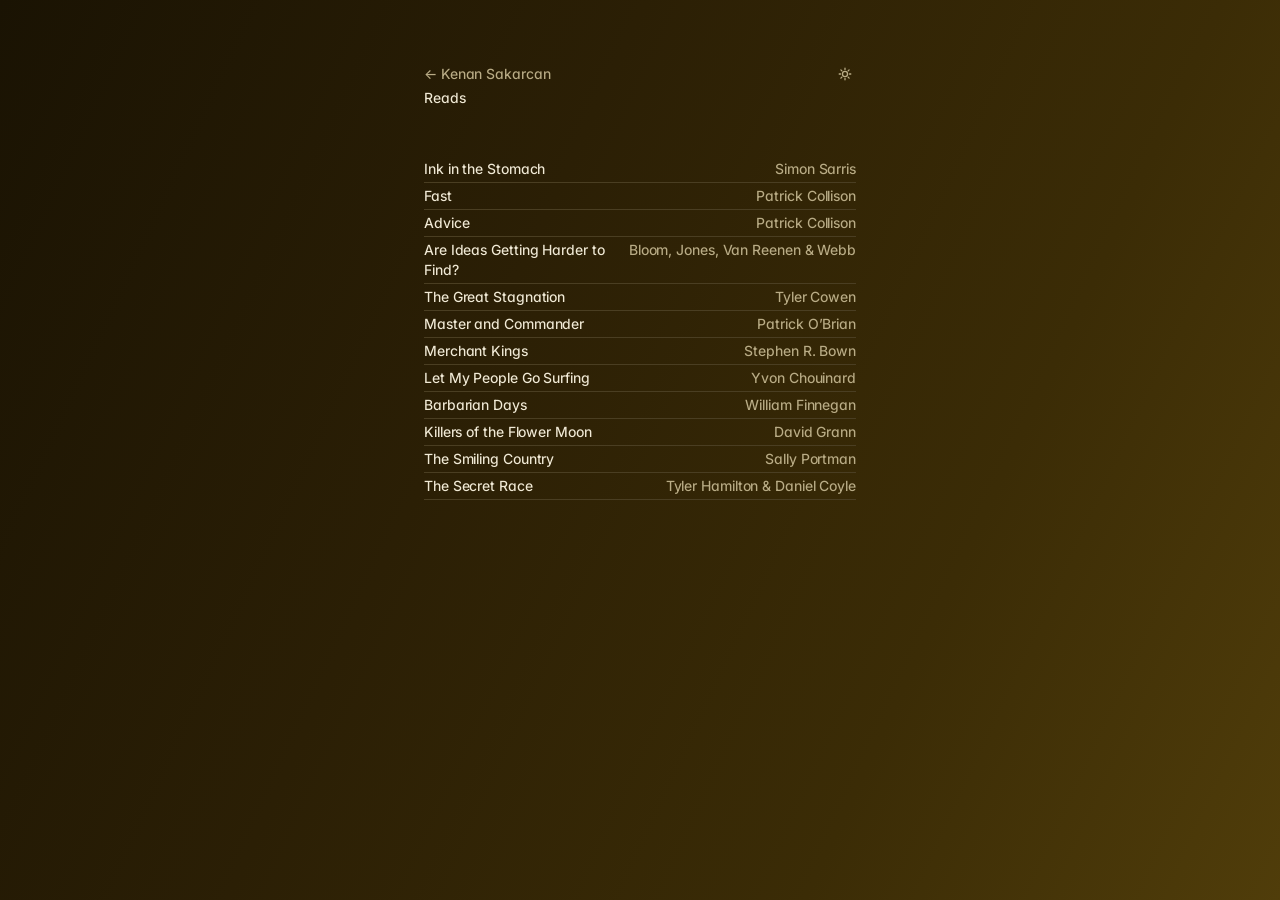
<file: reads/index.html>
<!doctype html>
<html lang="en">
<head>
<meta charset="utf-8">
<script src="/theme.js"></script>
<meta name="viewport" content="width=device-width, initial-scale=1, viewport-fit=cover">
<title>Reads | Kenan Sakarcan</title>
<meta name="description" content="Essays, papers and books Kenan Sakarcan recommends.">
<link rel="preconnect" href="https://fonts.googleapis.com">
<link rel="preconnect" href="https://fonts.gstatic.com" crossorigin>
<link rel="stylesheet" href="https://fonts.googleapis.com/css2?family=Inter:wght@400..600&display=swap">
<link rel="stylesheet" href="../pages.css">
<link rel="stylesheet" href="/theme.css">
</head>
<body>
<main class="page">
  <header>
    <a class="back" href="../">&larr; Kenan Sakarcan</a>
    <h1>Reads</h1>
  </header>

  <div class="list">
    <a class="item" href="https://map.simonsarris.com/p/ink-in-the-stomach" target="_blank" rel="noopener"><span class="title">Ink in the Stomach</span><span class="meta">Simon Sarris</span></a>
    <a class="item" href="https://patrickcollison.com/fast" target="_blank" rel="noopener"><span class="title">Fast</span><span class="meta">Patrick Collison</span></a>
    <a class="item" href="https://patrickcollison.com/advice" target="_blank" rel="noopener"><span class="title">Advice</span><span class="meta">Patrick Collison</span></a>
    <a class="item" href="https://web.stanford.edu/~chadj/IdeaPF.pdf" target="_blank" rel="noopener"><span class="title">Are Ideas Getting Harder to Find?</span><span class="meta">Bloom, Jones, Van Reenen &amp; Webb</span></a>
    <a class="item" href="https://www.amazon.com/dp/B004H0M8QS" target="_blank" rel="noopener"><span class="title">The Great Stagnation</span><span class="meta">Tyler Cowen</span></a>
    <a class="item" href="https://www.amazon.com/dp/0393307050" target="_blank" rel="noopener"><span class="title">Master and Commander</span><span class="meta">Patrick O&rsquo;Brian</span></a>
    <a class="item" href="https://www.amazon.com/dp/B003P8QDGE" target="_blank" rel="noopener"><span class="title">Merchant Kings</span><span class="meta">Stephen R. Bown</span></a>
    <a class="item" href="https://www.amazon.com/dp/0143109677" target="_blank" rel="noopener"><span class="title">Let My People Go Surfing</span><span class="meta">Yvon Chouinard</span></a>
    <a class="item" href="https://www.amazon.com/dp/0143109391" target="_blank" rel="noopener"><span class="title">Barbarian Days</span><span class="meta">William Finnegan</span></a>
    <a class="item" href="https://www.amazon.com/dp/B07W7N3T1N" target="_blank" rel="noopener"><span class="title">Killers of the Flower Moon</span><span class="meta">David Grann</span></a>
    <a class="item" href="https://www.amazon.com/dp/0963692135" target="_blank" rel="noopener"><span class="title">The Smiling Country</span><span class="meta">Sally Portman</span></a>
    <a class="item" href="https://www.amazon.com/dp/034553042X" target="_blank" rel="noopener"><span class="title">The Secret Race</span><span class="meta">Tyler Hamilton &amp; Daniel Coyle</span></a>
  </div>
</main>
</body>
</html>
</file>
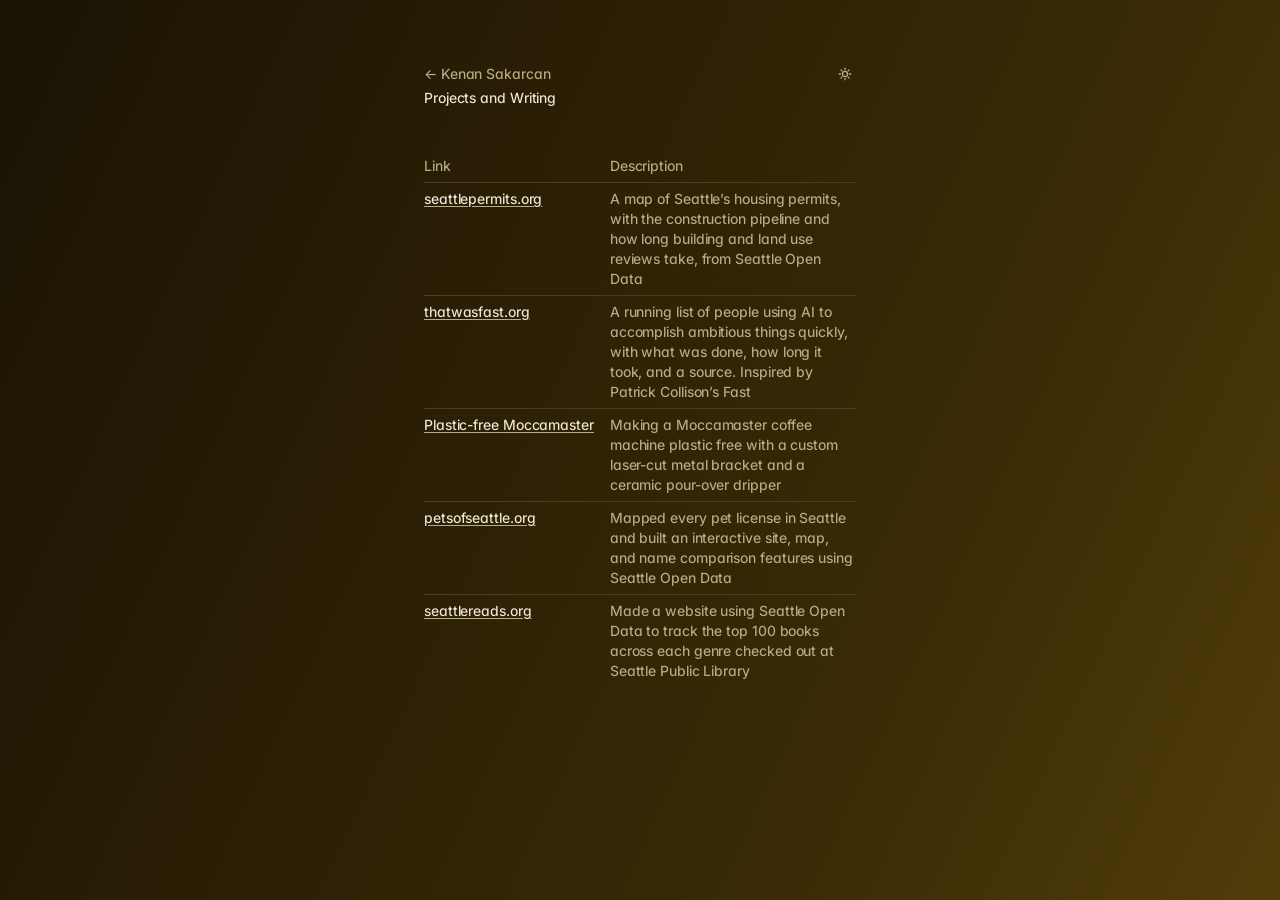
<file: writing/index.html>
<!doctype html>
<html lang="en">
<head>
<meta charset="utf-8">
<title>Moved to /projects/</title>
<meta name="robots" content="noindex">
<link rel="canonical" href="https://kenansakarcan.org/projects/">
<meta http-equiv="refresh" content="0; url=/projects/">
<script>location.replace('/projects/' + location.hash);</script>
</head>
<body>
<p>This page moved to <a href="/projects/">kenansakarcan.org/projects/</a>.</p>
</body>
</html>
</file>
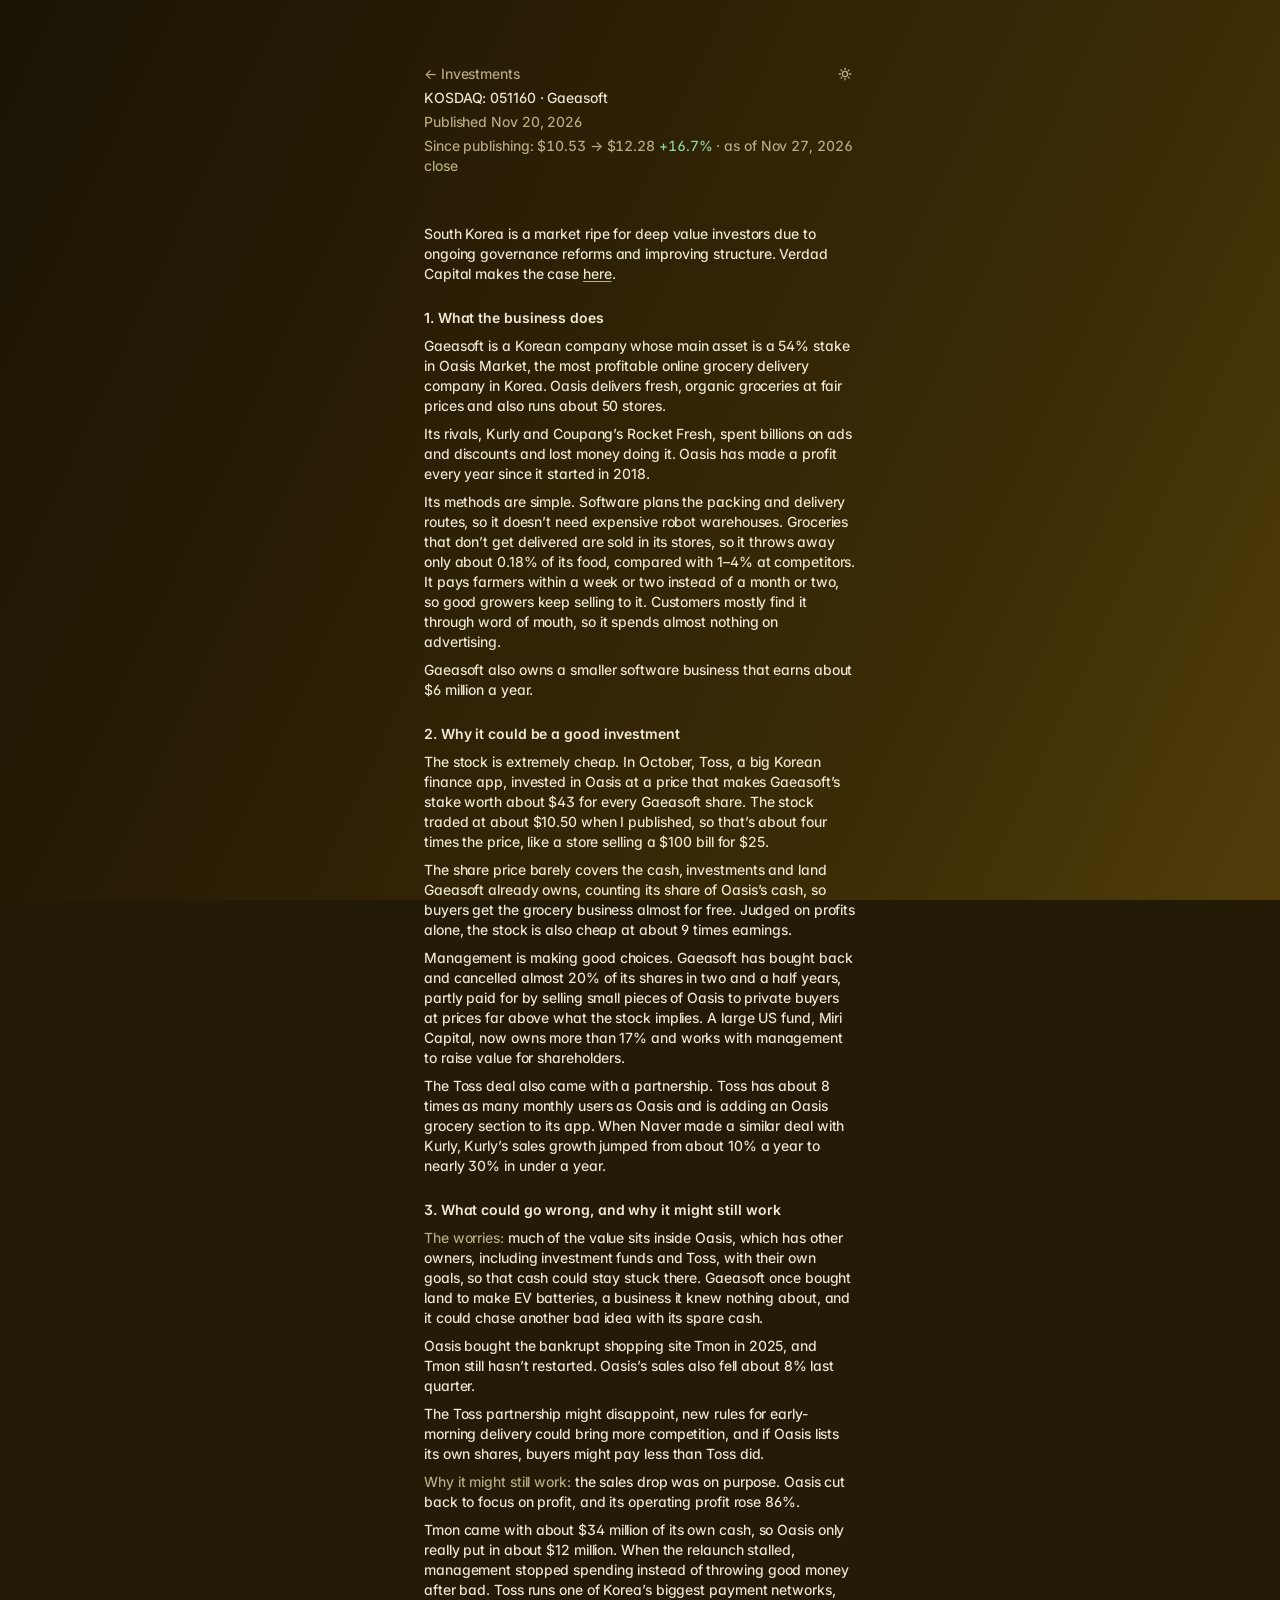
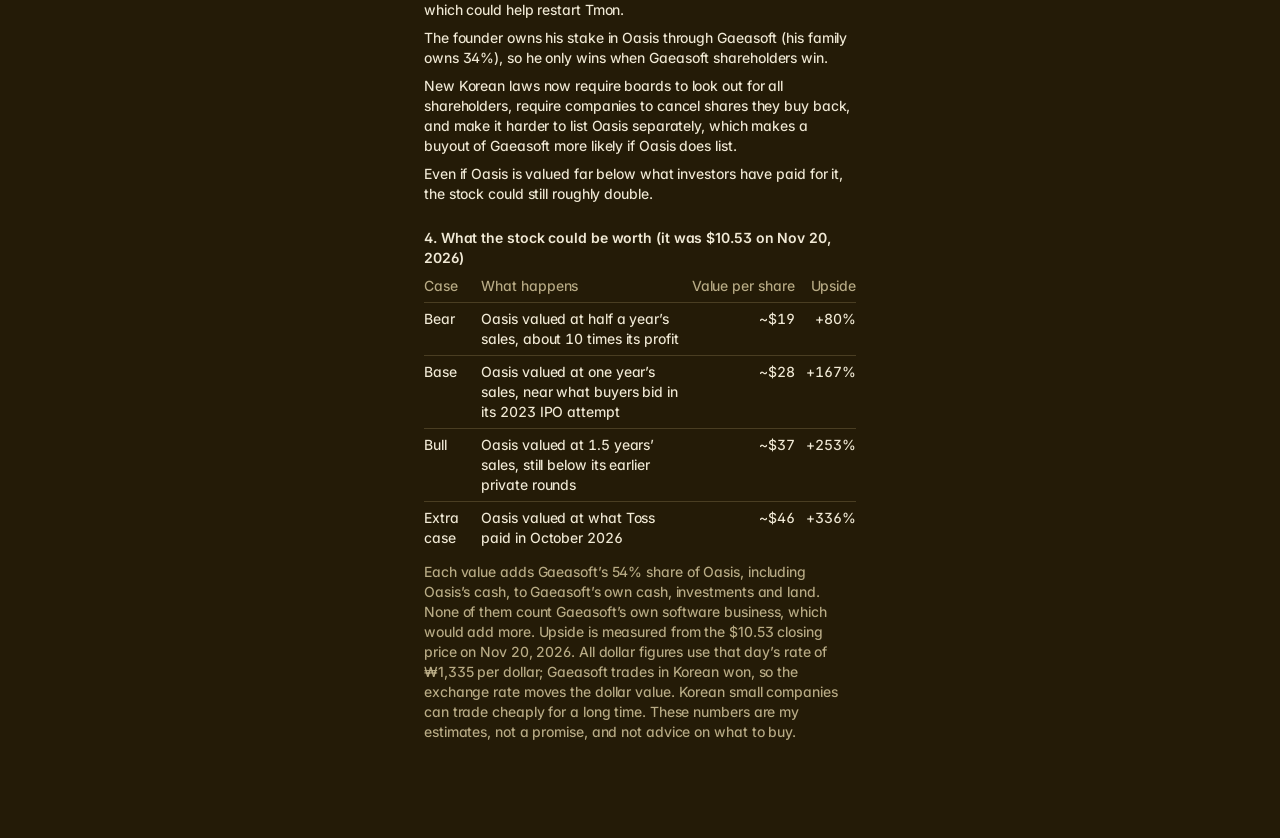
<file: investments/gaeasoft/index.html>
<!doctype html>
<html lang="en">
<head>
<meta charset="utf-8">
<script src="/theme.js"></script>
<meta name="viewport" content="width=device-width, initial-scale=1, viewport-fit=cover">
<title>Gaeasoft (KOSDAQ: 051160) | Kenan Sakarcan</title>
<meta name="description" content="Kenan Sakarcan's investment pitch for Gaeasoft (KOSDAQ: 051160).">
<link rel="preconnect" href="https://fonts.googleapis.com">
<link rel="preconnect" href="https://fonts.gstatic.com" crossorigin>
<link rel="stylesheet" href="https://fonts.googleapis.com/css2?family=Inter:wght@400..600&display=swap">
<link rel="stylesheet" href="../../pages.css">
<link rel="stylesheet" href="/theme.css">
</head>
<body>
<main class="page">
  <header>
    <a class="back" href="../">&larr; Investments</a>
    <h1>KOSDAQ: 051160 &middot; Gaeasoft</h1>
    <p class="intro">Published <time datetime="2026-11-20">Nov 20, 2026</time></p>
    <p class="intro since" data-symbol="051160.KQ" data-pub-price="14050" data-pub-fx="1334.79" data-format="line">Since publishing: $10.53 at the Nov 20, 2026 close</p>
  </header>

  <article class="pitch">
    <p class="lede">South Korea is a market ripe for deep value investors due to ongoing governance reforms and improving structure. Verdad Capital makes the case <a href="https://mailchi.mp/verdadcap/hidden-value-in-south-korea" target="_blank" rel="noopener">here</a>.</p>

    <section aria-labelledby="s1">
      <h2 id="s1">1. What the business does</h2>
      <p>Gaeasoft is a Korean company whose main asset is a 54% stake in Oasis Market, the most profitable online grocery delivery company in Korea. Oasis delivers fresh, organic groceries at fair prices and also runs about 50 stores.</p>
      <p>Its rivals, Kurly and Coupang&rsquo;s Rocket Fresh, spent billions on ads and discounts and lost money doing it. Oasis has made a profit every year since it started in 2018.</p>
      <p>Its methods are simple. Software plans the packing and delivery routes, so it doesn&rsquo;t need expensive robot warehouses. Groceries that don&rsquo;t get delivered are sold in its stores, so it throws away only about 0.18% of its food, compared with 1&ndash;4% at competitors. It pays farmers within a week or two instead of a month or two, so good growers keep selling to it. Customers mostly find it through word of mouth, so it spends almost nothing on advertising.</p>
      <p>Gaeasoft also owns a smaller software business that earns about $6 million a year.</p>
    </section>

    <section aria-labelledby="s2">
      <h2 id="s2">2. Why it could be a good investment</h2>
      <p>The stock is extremely cheap. In October, Toss, a big Korean finance app, invested in Oasis at a price that makes Gaeasoft&rsquo;s stake worth about $43 for every Gaeasoft share. The stock traded at about $10.50 when I published, so that&rsquo;s about four times the price, like a store selling a $100 bill for $25.</p>
      <p>The share price barely covers the cash, investments and land Gaeasoft already owns, counting its share of Oasis&rsquo;s cash, so buyers get the grocery business almost for free. Judged on profits alone, the stock is also cheap at about 9 times earnings.</p>
      <p>Management is making good choices. Gaeasoft has bought back and cancelled almost 20% of its shares in two and a half years, partly paid for by selling small pieces of Oasis to private buyers at prices far above what the stock implies. A large US fund, Miri Capital, now owns more than 17% and works with management to raise value for shareholders.</p>
      <p>The Toss deal also came with a partnership. Toss has about 8 times as many monthly users as Oasis and is adding an Oasis grocery section to its app. When Naver made a similar deal with Kurly, Kurly&rsquo;s sales growth jumped from about 10% a year to nearly 30% in under a year.</p>
    </section>

    <section aria-labelledby="s3">
      <h2 id="s3">3. What could go wrong, and why it might still work</h2>
      <p><em>The worries:</em> much of the value sits inside Oasis, which has other owners, including investment funds and Toss, with their own goals, so that cash could stay stuck there. Gaeasoft once bought land to make EV batteries, a business it knew nothing about, and it could chase another bad idea with its spare cash.</p>
      <p>Oasis bought the bankrupt shopping site Tmon in 2025, and Tmon still hasn&rsquo;t restarted. Oasis&rsquo;s sales also fell about 8% last quarter.</p>
      <p>The Toss partnership might disappoint, new rules for early-morning delivery could bring more competition, and if Oasis lists its own shares, buyers might pay less than Toss did.</p>
      <p><em>Why it might still work:</em> the sales drop was on purpose. Oasis cut back to focus on profit, and its operating profit rose 86%.</p>
      <p>Tmon came with about $34 million of its own cash, so Oasis only really put in about $12 million. When the relaunch stalled, management stopped spending instead of throwing good money after bad. Toss runs one of Korea&rsquo;s biggest payment networks, which could help restart Tmon.</p>
      <p>The founder owns his stake in Oasis through Gaeasoft (his family owns 34%), so he only wins when Gaeasoft shareholders win.</p>
      <p>New Korean laws now require boards to look out for all shareholders, require companies to cancel shares they buy back, and make it harder to list Oasis separately, which makes a buyout of Gaeasoft more likely if Oasis does list.</p>
      <p>Even if Oasis is valued far below what investors have paid for it, the stock could still roughly double.</p>
    </section>

    <section aria-labelledby="s4">
      <h2 id="s4">4. What the stock could be worth (it was $10.53 on Nov 20, 2026)</h2>
      <table class="pitch-table">
        <thead>
          <tr><th scope="col">Case</th><th scope="col">What happens</th><th scope="col" class="num">Value per share</th><th scope="col" class="num">Upside</th></tr>
        </thead>
        <tbody>
          <tr><th scope="row">Bear</th><td>Oasis valued at half a year&rsquo;s sales, about 10 times its profit</td><td class="num">~$19</td><td class="num">+80%</td></tr>
          <tr><th scope="row">Base</th><td>Oasis valued at one year&rsquo;s sales, near what buyers bid in its 2023 IPO attempt</td><td class="num">~$28</td><td class="num">+167%</td></tr>
          <tr><th scope="row">Bull</th><td>Oasis valued at 1.5 years&rsquo; sales, still below its earlier private rounds</td><td class="num">~$37</td><td class="num">+253%</td></tr>
          <tr><th scope="row">Extra case</th><td>Oasis valued at what Toss paid in October 2026</td><td class="num">~$46</td><td class="num">+336%</td></tr>
        </tbody>
      </table>
      <p class="disclaimer">Each value adds Gaeasoft&rsquo;s 54% share of Oasis, including Oasis&rsquo;s cash, to Gaeasoft&rsquo;s own cash, investments and land. None of them count Gaeasoft&rsquo;s own software business, which would add more. Upside is measured from the $10.53 closing price on Nov 20, 2026. All dollar figures use that day&rsquo;s rate of &#8361;1,335 per dollar; Gaeasoft trades in Korean won, so the exchange rate moves the dollar value. Korean small companies can trade cheaply for a long time. These numbers are my estimates, not a promise, and not advice on what to buy.</p>
    </section>
  </article>
</main>
<script src="../returns.js" defer></script>
</body>
</html>
</file>
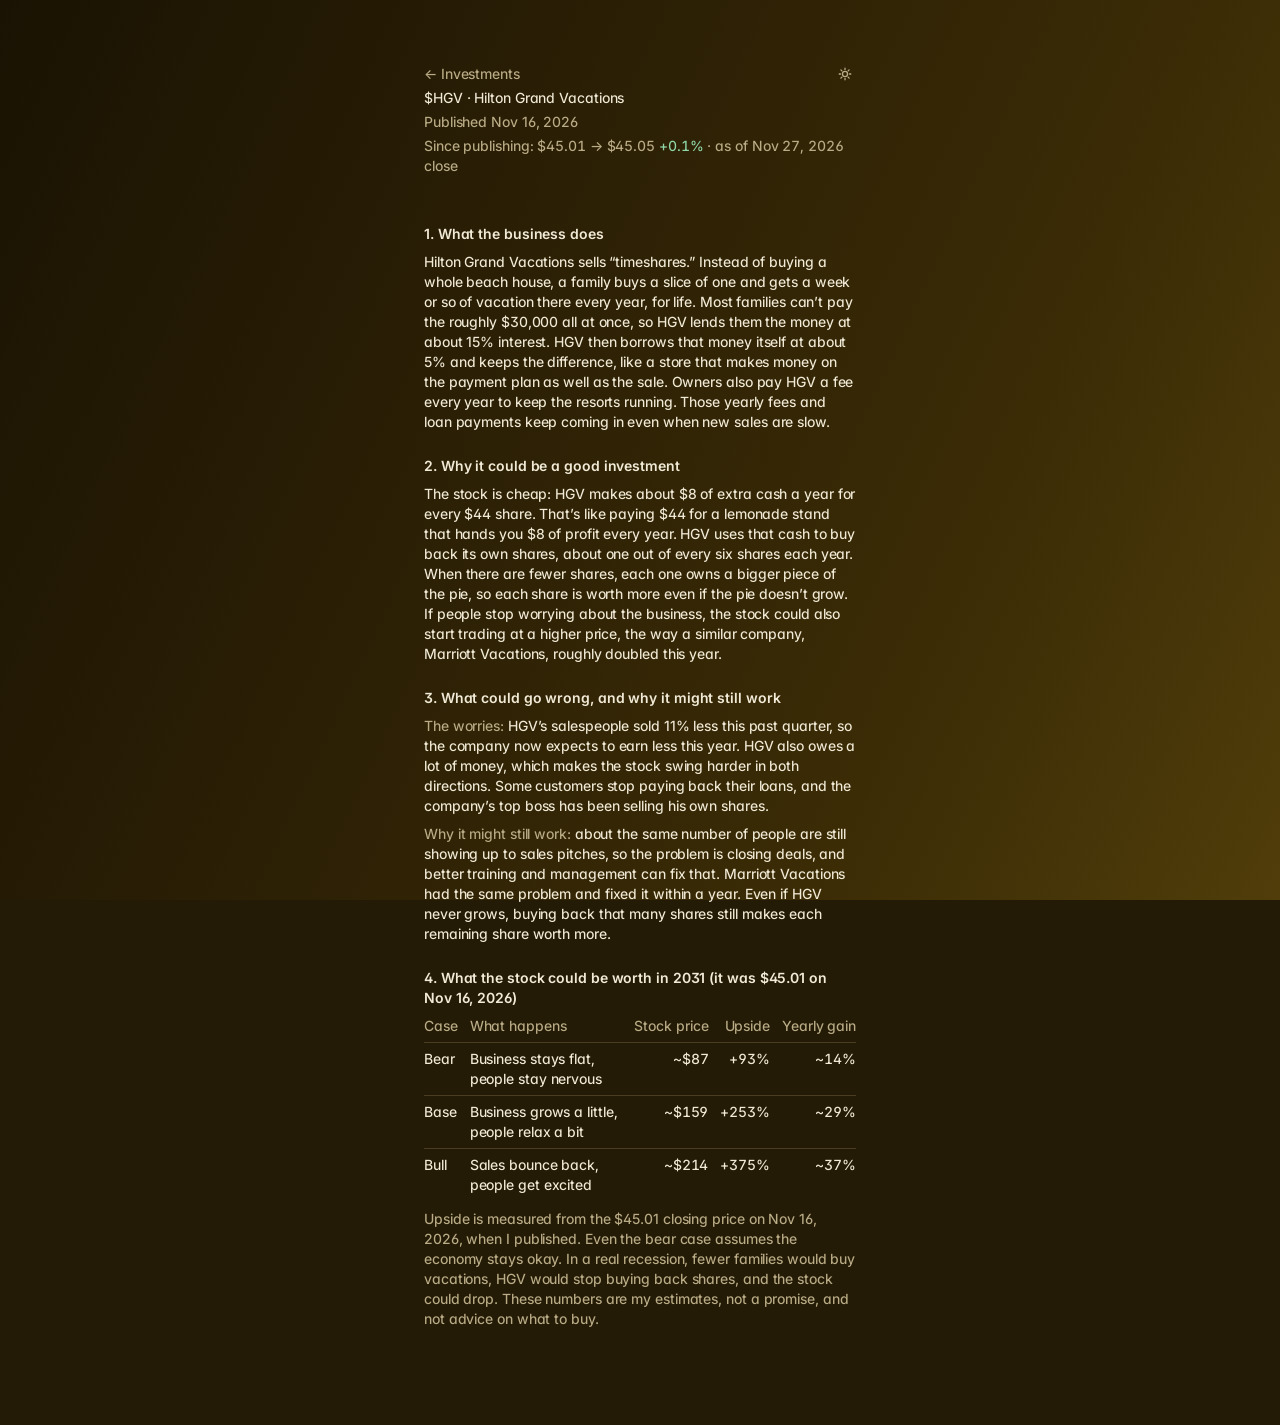
<file: investments/hgv/index.html>
<!doctype html>
<html lang="en">
<head>
<meta charset="utf-8">
<script src="/theme.js"></script>
<meta name="viewport" content="width=device-width, initial-scale=1, viewport-fit=cover">
<title>$HGV | Kenan Sakarcan</title>
<meta name="description" content="Kenan Sakarcan's investment pitch for Hilton Grand Vacations ($HGV).">
<link rel="preconnect" href="https://fonts.googleapis.com">
<link rel="preconnect" href="https://fonts.gstatic.com" crossorigin>
<link rel="stylesheet" href="https://fonts.googleapis.com/css2?family=Inter:wght@400..600&display=swap">
<link rel="stylesheet" href="../../pages.css">
<link rel="stylesheet" href="/theme.css">
</head>
<body>
<main class="page">
  <header>
    <a class="back" href="../">&larr; Investments</a>
    <h1>$HGV &middot; Hilton Grand Vacations</h1>
    <p class="intro">Published <time datetime="2026-11-16">Nov 16, 2026</time></p>
    <p class="intro since" data-symbol="HGV" data-pub-price="45.01" data-format="line">Since publishing: $45.01 at the Nov 16, 2026 close</p>
  </header>

  <article class="pitch">
    <section aria-labelledby="s1">
      <h2 id="s1">1. What the business does</h2>
      <p>Hilton Grand Vacations sells &ldquo;timeshares.&rdquo; Instead of buying a whole beach house, a family buys a slice of one and gets a week or so of vacation there every year, for life. Most families can&rsquo;t pay the roughly $30,000 all at once, so HGV lends them the money at about 15% interest. HGV then borrows that money itself at about 5% and keeps the difference, like a store that makes money on the payment plan as well as the sale. Owners also pay HGV a fee every year to keep the resorts running. Those yearly fees and loan payments keep coming in even when new sales are slow.</p>
    </section>

    <section aria-labelledby="s2">
      <h2 id="s2">2. Why it could be a good investment</h2>
      <p>The stock is cheap: HGV makes about $8 of extra cash a year for every $44 share. That&rsquo;s like paying $44 for a lemonade stand that hands you $8 of profit every year. HGV uses that cash to buy back its own shares, about one out of every six shares each year. When there are fewer shares, each one owns a bigger piece of the pie, so each share is worth more even if the pie doesn&rsquo;t grow. If people stop worrying about the business, the stock could also start trading at a higher price, the way a similar company, Marriott Vacations, roughly doubled this year.</p>
    </section>

    <section aria-labelledby="s3">
      <h2 id="s3">3. What could go wrong, and why it might still work</h2>
      <p><em>The worries:</em> HGV&rsquo;s salespeople sold 11% less this past quarter, so the company now expects to earn less this year. HGV also owes a lot of money, which makes the stock swing harder in both directions. Some customers stop paying back their loans, and the company&rsquo;s top boss has been selling his own shares.</p>
      <p><em>Why it might still work:</em> about the same number of people are still showing up to sales pitches, so the problem is closing deals, and better training and management can fix that. Marriott Vacations had the same problem and fixed it within a year. Even if HGV never grows, buying back that many shares still makes each remaining share worth more.</p>
    </section>

    <section aria-labelledby="s4">
      <h2 id="s4">4. What the stock could be worth in 2031 (it was $45.01 on Nov 16, 2026)</h2>
      <table class="pitch-table">
        <thead>
          <tr><th scope="col">Case</th><th scope="col">What happens</th><th scope="col" class="num">Stock price</th><th scope="col" class="num">Upside</th><th scope="col" class="num">Yearly gain</th></tr>
        </thead>
        <tbody>
          <tr><th scope="row">Bear</th><td>Business stays flat, people stay nervous</td><td class="num">~$87</td><td class="num">+93%</td><td class="num">~14%</td></tr>
          <tr><th scope="row">Base</th><td>Business grows a little, people relax a bit</td><td class="num">~$159</td><td class="num">+253%</td><td class="num">~29%</td></tr>
          <tr><th scope="row">Bull</th><td>Sales bounce back, people get excited</td><td class="num">~$214</td><td class="num">+375%</td><td class="num">~37%</td></tr>
        </tbody>
      </table>
      <p class="disclaimer">Upside is measured from the $45.01 closing price on Nov 16, 2026, when I published. Even the bear case assumes the economy stays okay. In a real recession, fewer families would buy vacations, HGV would stop buying back shares, and the stock could drop. These numbers are my estimates, not a promise, and not advice on what to buy.</p>
    </section>
  </article>
</main>
<script src="../returns.js" defer></script>
</body>
</html>
</file>
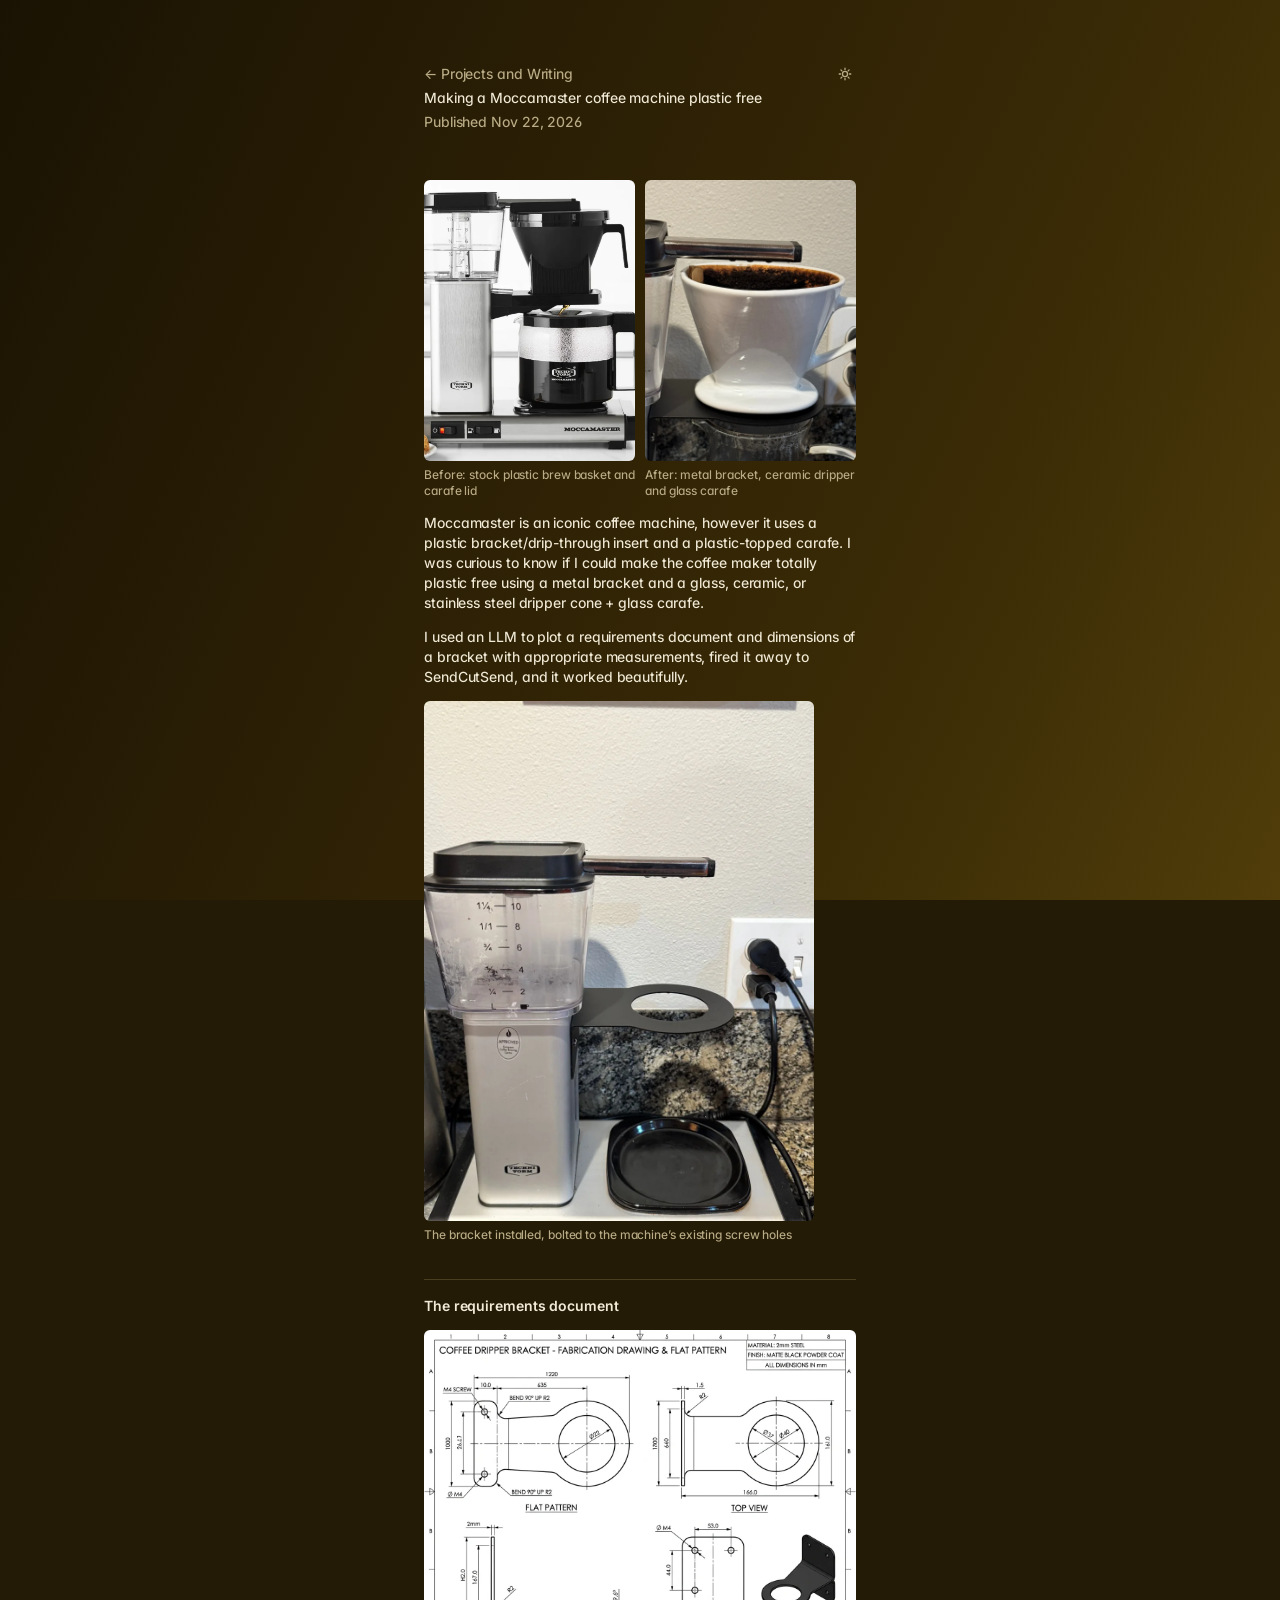
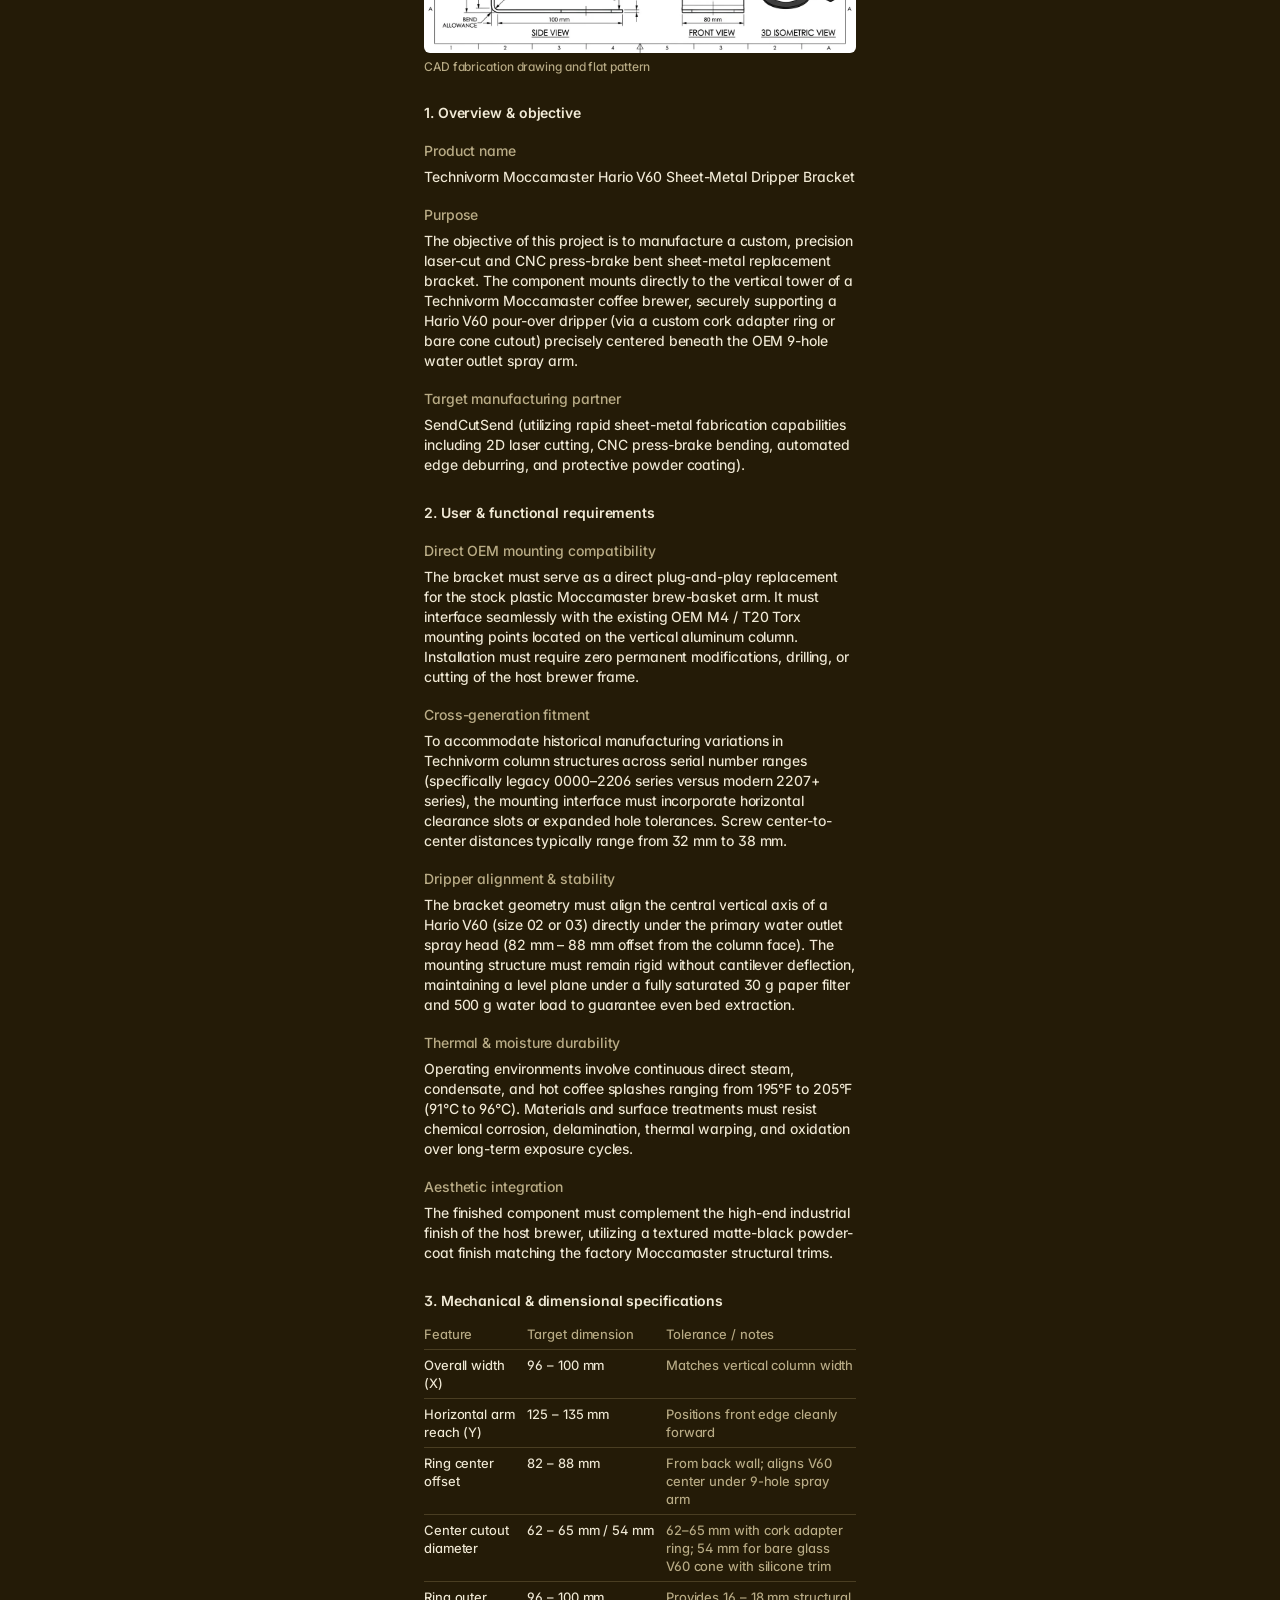
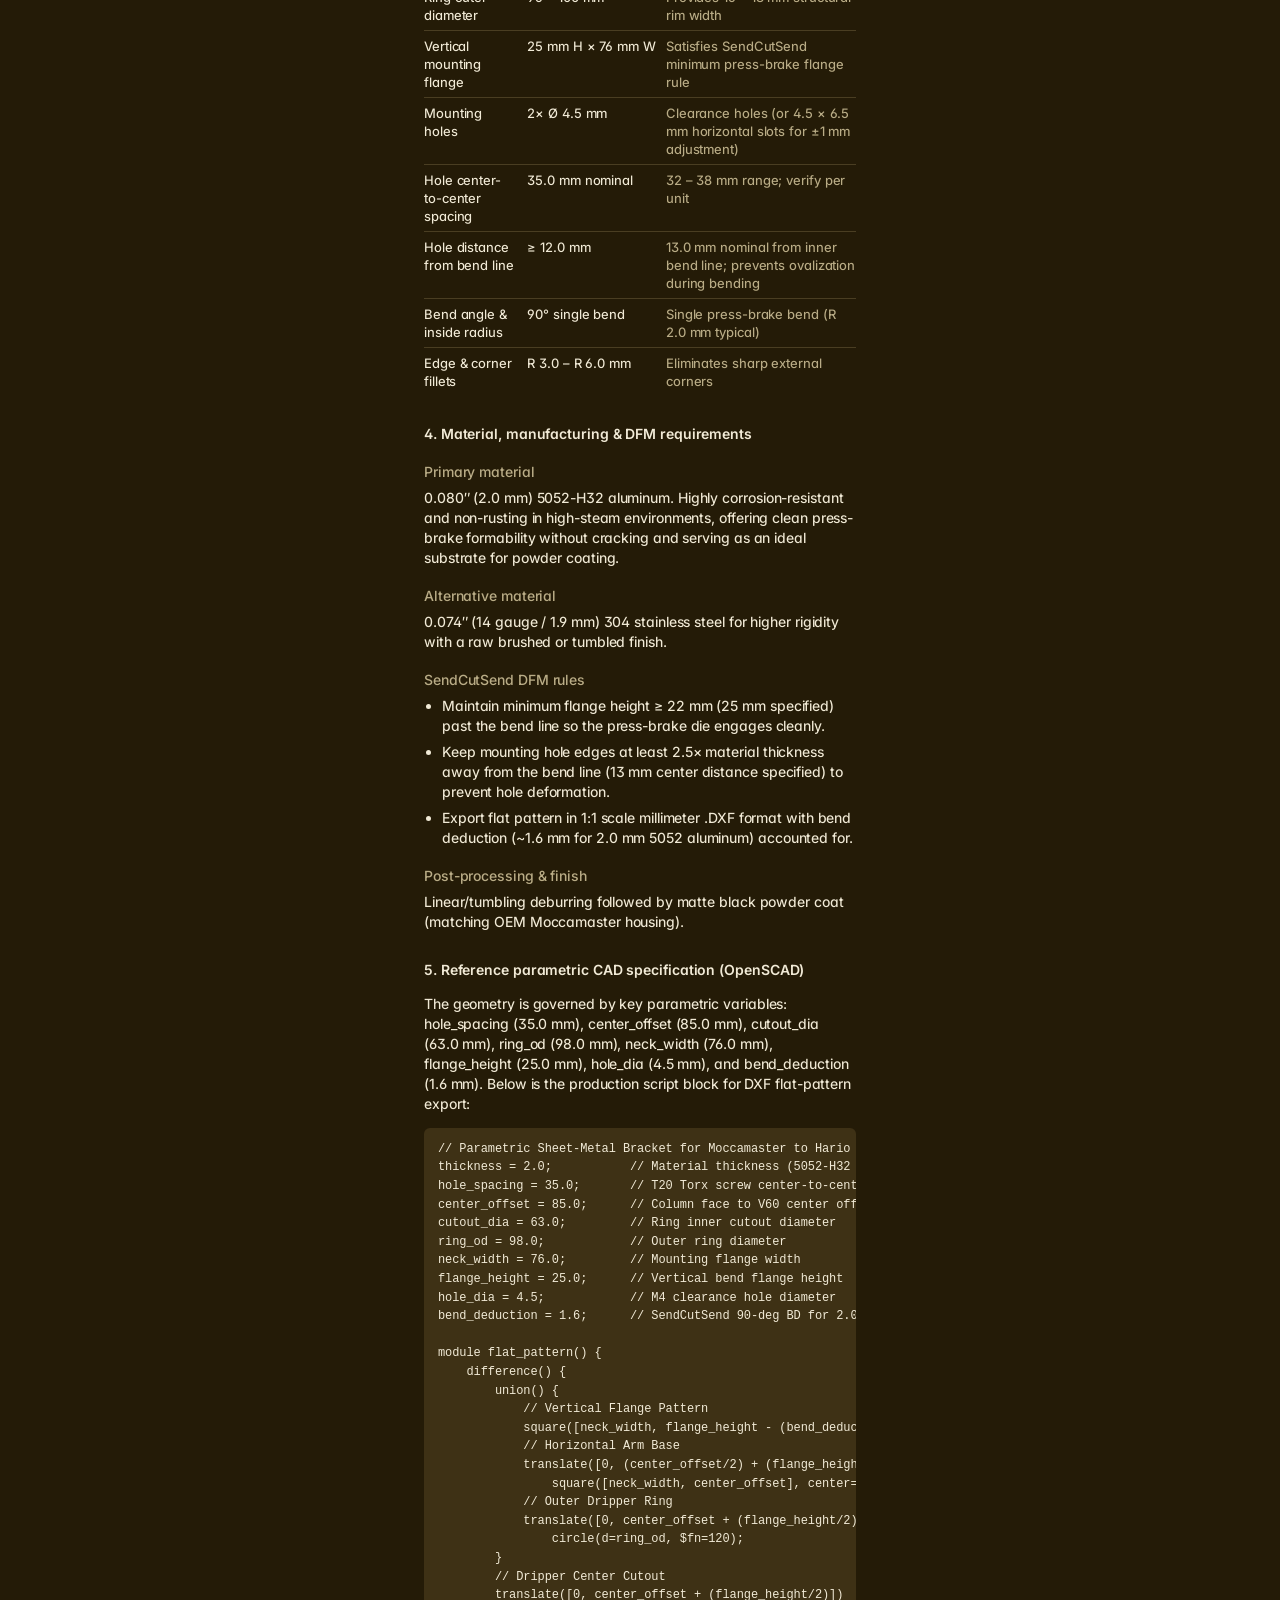
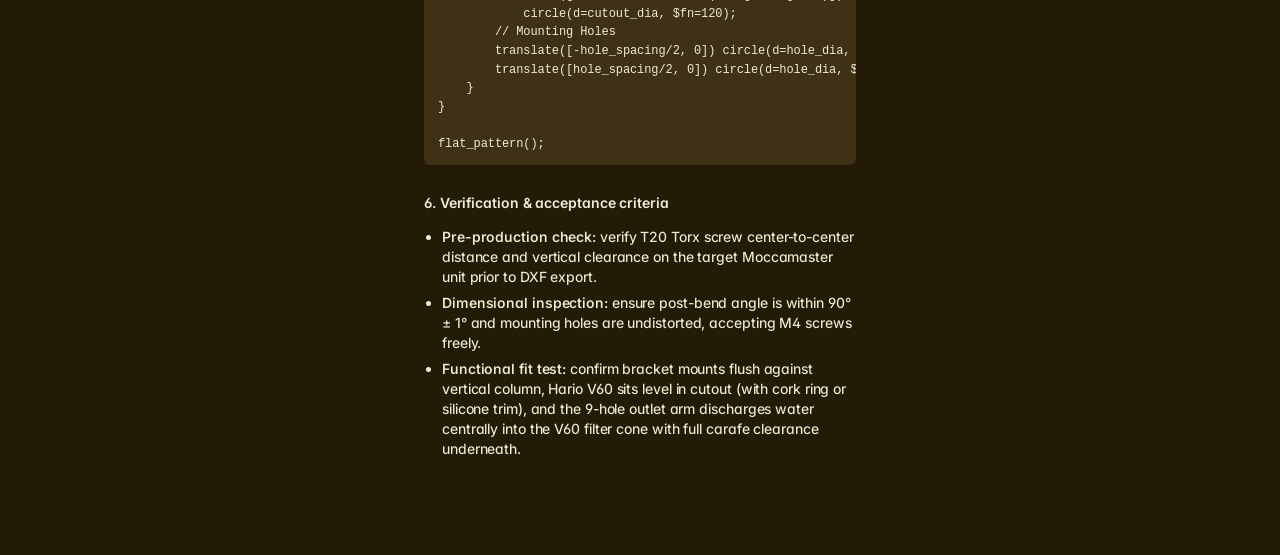
<file: projects/moccamaster/index.html>
<!doctype html>
<html lang="en">
<head>
<meta charset="utf-8">
<script src="/theme.js"></script>
<meta name="viewport" content="width=device-width, initial-scale=1, viewport-fit=cover">
<title>Making a Moccamaster coffee machine plastic free | Kenan Sakarcan</title>
<meta name="description" content="Replacing the Moccamaster's plastic brew basket with a custom laser-cut metal bracket and a ceramic pour-over dripper.">
<link rel="preconnect" href="https://fonts.googleapis.com">
<link rel="preconnect" href="https://fonts.gstatic.com" crossorigin>
<link rel="stylesheet" href="https://fonts.googleapis.com/css2?family=Inter:wght@400..600&display=swap">
<link rel="stylesheet" href="../../pages.css">
<link rel="stylesheet" href="/theme.css">
</head>
<body>
<main class="page">
  <header>
    <a class="back" href="../">&larr; Projects and Writing</a>
    <h1>Making a Moccamaster coffee machine plastic free</h1>
    <p class="intro">Published <time datetime="2026-11-22">Nov 22, 2026</time></p>
  </header>

  <article class="post">
    <div class="pair">
      <figure>
        <img src="stock.webp" width="1000" height="988" alt="Stock Technivorm Moccamaster with its black plastic brew basket and plastic-lidded glass carafe">
        <figcaption>Before: stock plastic brew basket and carafe lid</figcaption>
      </figure>
      <figure>
        <img src="in-use.webp" width="900" height="1200" alt="The finished Moccamaster brewing into a white ceramic dripper that sits on the black metal bracket, above a glass carafe">
        <figcaption>After: metal bracket, ceramic dripper and glass carafe</figcaption>
      </figure>
    </div>

    <p>Moccamaster is an iconic coffee machine, however it uses a plastic bracket/drip-through insert and a plastic-topped carafe. I was curious to know if I could make the coffee maker totally plastic free using a metal bracket and a glass, ceramic, or stainless steel dripper cone + glass carafe.</p>
    <p>I used an LLM to plot a requirements document and dimensions of a bracket with appropriate measurements, fired it away to SendCutSend, and it worked beautifully.</p>

    <figure>
      <img class="tall" src="bracket.webp" width="900" height="1200" alt="The matte black laser-cut bracket bolted to the Moccamaster's column in place of the plastic brew basket, with a round cutout under the spray arm" loading="lazy">
      <figcaption>The bracket installed, bolted to the machine&rsquo;s existing screw holes</figcaption>
    </figure>

    <h2 class="doc-title">The requirements document</h2>

    <figure>
      <img src="blueprint.webp" width="1200" height="896" alt="Fabrication drawing of the coffee dripper bracket: flat pattern, top, side, front and 3D isometric views" loading="lazy">
      <figcaption>CAD fabrication drawing and flat pattern</figcaption>
    </figure>

    <h2>1. Overview &amp; objective</h2>
    <h3>Product name</h3>
    <p>Technivorm Moccamaster Hario V60 Sheet-Metal Dripper Bracket</p>
    <h3>Purpose</h3>
    <p>The objective of this project is to manufacture a custom, precision laser-cut and CNC press-brake bent sheet-metal replacement bracket. The component mounts directly to the vertical tower of a Technivorm Moccamaster coffee brewer, securely supporting a Hario V60 pour-over dripper (via a custom cork adapter ring or bare cone cutout) precisely centered beneath the OEM 9-hole water outlet spray arm.</p>
    <h3>Target manufacturing partner</h3>
    <p>SendCutSend (utilizing rapid sheet-metal fabrication capabilities including 2D laser cutting, CNC press-brake bending, automated edge deburring, and protective powder coating).</p>

    <h2>2. User &amp; functional requirements</h2>
    <h3>Direct OEM mounting compatibility</h3>
    <p>The bracket must serve as a direct plug-and-play replacement for the stock plastic Moccamaster brew-basket arm. It must interface seamlessly with the existing OEM M4 / T20 Torx mounting points located on the vertical aluminum column. Installation must require zero permanent modifications, drilling, or cutting of the host brewer frame.</p>
    <h3>Cross-generation fitment</h3>
    <p>To accommodate historical manufacturing variations in Technivorm column structures across serial number ranges (specifically legacy 0000&ndash;2206 series versus modern 2207+ series), the mounting interface must incorporate horizontal clearance slots or expanded hole tolerances. Screw center-to-center distances typically range from 32 mm to 38 mm.</p>
    <h3>Dripper alignment &amp; stability</h3>
    <p>The bracket geometry must align the central vertical axis of a Hario V60 (size 02 or 03) directly under the primary water outlet spray head (82 mm &ndash; 88 mm offset from the column face). The mounting structure must remain rigid without cantilever deflection, maintaining a level plane under a fully saturated 30 g paper filter and 500 g water load to guarantee even bed extraction.</p>
    <h3>Thermal &amp; moisture durability</h3>
    <p>Operating environments involve continuous direct steam, condensate, and hot coffee splashes ranging from 195&deg;F to 205&deg;F (91&deg;C to 96&deg;C). Materials and surface treatments must resist chemical corrosion, delamination, thermal warping, and oxidation over long-term exposure cycles.</p>
    <h3>Aesthetic integration</h3>
    <p>The finished component must complement the high-end industrial finish of the host brewer, utilizing a textured matte-black powder-coat finish matching the factory Moccamaster structural trims.</p>

    <h2>3. Mechanical &amp; dimensional specifications</h2>
    <div class="table-wrap">
      <table class="spec-table">
        <thead><tr><th scope="col">Feature</th><th scope="col">Target dimension</th><th scope="col">Tolerance / notes</th></tr></thead>
        <tbody>
          <tr><td>Overall width (X)</td><td>96 &ndash; 100 mm</td><td>Matches vertical column width</td></tr>
          <tr><td>Horizontal arm reach (Y)</td><td>125 &ndash; 135 mm</td><td>Positions front edge cleanly forward</td></tr>
          <tr><td>Ring center offset</td><td>82 &ndash; 88 mm</td><td>From back wall; aligns V60 center under 9-hole spray arm</td></tr>
          <tr><td>Center cutout diameter</td><td>62 &ndash; 65 mm / 54 mm</td><td>62&ndash;65 mm with cork adapter ring; 54 mm for bare glass V60 cone with silicone trim</td></tr>
          <tr><td>Ring outer diameter</td><td>96 &ndash; 100 mm</td><td>Provides 16 &ndash; 18 mm structural rim width</td></tr>
          <tr><td>Vertical mounting flange</td><td>25 mm H &times; 76 mm W</td><td>Satisfies SendCutSend minimum press-brake flange rule</td></tr>
          <tr><td>Mounting holes</td><td>2&times; &Oslash; 4.5 mm</td><td>Clearance holes (or 4.5 &times; 6.5 mm horizontal slots for &plusmn;1 mm adjustment)</td></tr>
          <tr><td>Hole center-to-center spacing</td><td>35.0 mm nominal</td><td>32 &ndash; 38 mm range; verify per unit</td></tr>
          <tr><td>Hole distance from bend line</td><td>&ge; 12.0 mm</td><td>13.0 mm nominal from inner bend line; prevents ovalization during bending</td></tr>
          <tr><td>Bend angle &amp; inside radius</td><td>90&deg; single bend</td><td>Single press-brake bend (R 2.0 mm typical)</td></tr>
          <tr><td>Edge &amp; corner fillets</td><td>R 3.0 &ndash; R 6.0 mm</td><td>Eliminates sharp external corners</td></tr>
        </tbody>
      </table>
    </div>

    <h2>4. Material, manufacturing &amp; DFM requirements</h2>
    <h3>Primary material</h3>
    <p>0.080&Prime; (2.0 mm) 5052-H32 aluminum. Highly corrosion-resistant and non-rusting in high-steam environments, offering clean press-brake formability without cracking and serving as an ideal substrate for powder coating.</p>
    <h3>Alternative material</h3>
    <p>0.074&Prime; (14 gauge / 1.9 mm) 304 stainless steel for higher rigidity with a raw brushed or tumbled finish.</p>
    <h3>SendCutSend DFM rules</h3>
    <ul>
      <li>Maintain minimum flange height &ge; 22 mm (25 mm specified) past the bend line so the press-brake die engages cleanly.</li>
      <li>Keep mounting hole edges at least 2.5&times; material thickness away from the bend line (13 mm center distance specified) to prevent hole deformation.</li>
      <li>Export flat pattern in 1:1 scale millimeter .DXF format with bend deduction (~1.6 mm for 2.0 mm 5052 aluminum) accounted for.</li>
    </ul>
    <h3>Post-processing &amp; finish</h3>
    <p>Linear/tumbling deburring followed by matte black powder coat (matching OEM Moccamaster housing).</p>

    <h2>5. Reference parametric CAD specification (OpenSCAD)</h2>
    <p>The geometry is governed by key parametric variables: hole_spacing (35.0 mm), center_offset (85.0 mm), cutout_dia (63.0 mm), ring_od (98.0 mm), neck_width (76.0 mm), flange_height (25.0 mm), hole_dia (4.5 mm), and bend_deduction (1.6 mm). Below is the production script block for DXF flat-pattern export:</p>
<pre><code>// Parametric Sheet-Metal Bracket for Moccamaster to Hario V60
thickness = 2.0;           // Material thickness (5052-H32 Aluminum)
hole_spacing = 35.0;       // T20 Torx screw center-to-center distance
center_offset = 85.0;      // Column face to V60 center offset
cutout_dia = 63.0;         // Ring inner cutout diameter
ring_od = 98.0;            // Outer ring diameter
neck_width = 76.0;         // Mounting flange width
flange_height = 25.0;      // Vertical bend flange height
hole_dia = 4.5;            // M4 clearance hole diameter
bend_deduction = 1.6;      // SendCutSend 90-deg BD for 2.0mm Al

module flat_pattern() {
    difference() {
        union() {
            // Vertical Flange Pattern
            square([neck_width, flange_height - (bend_deduction/2)], center=true);
            // Horizontal Arm Base
            translate([0, (center_offset/2) + (flange_height/2)])
                square([neck_width, center_offset], center=true);
            // Outer Dripper Ring
            translate([0, center_offset + (flange_height/2)])
                circle(d=ring_od, $fn=120);
        }
        // Dripper Center Cutout
        translate([0, center_offset + (flange_height/2)])
            circle(d=cutout_dia, $fn=120);
        // Mounting Holes
        translate([-hole_spacing/2, 0]) circle(d=hole_dia, $fn=60);
        translate([hole_spacing/2, 0]) circle(d=hole_dia, $fn=60);
    }
}

flat_pattern();</code></pre>

    <h2>6. Verification &amp; acceptance criteria</h2>
    <ul>
      <li><strong>Pre-production check:</strong> verify T20 Torx screw center-to-center distance and vertical clearance on the target Moccamaster unit prior to DXF export.</li>
      <li><strong>Dimensional inspection:</strong> ensure post-bend angle is within 90&deg; &plusmn; 1&deg; and mounting holes are undistorted, accepting M4 screws freely.</li>
      <li><strong>Functional fit test:</strong> confirm bracket mounts flush against vertical column, Hario V60 sits level in cutout (with cork ring or silicone trim), and the 9-hole outlet arm discharges water centrally into the V60 filter cone with full carafe clearance underneath.</li>
    </ul>
  </article>
</main>
</body>
</html>
</file>
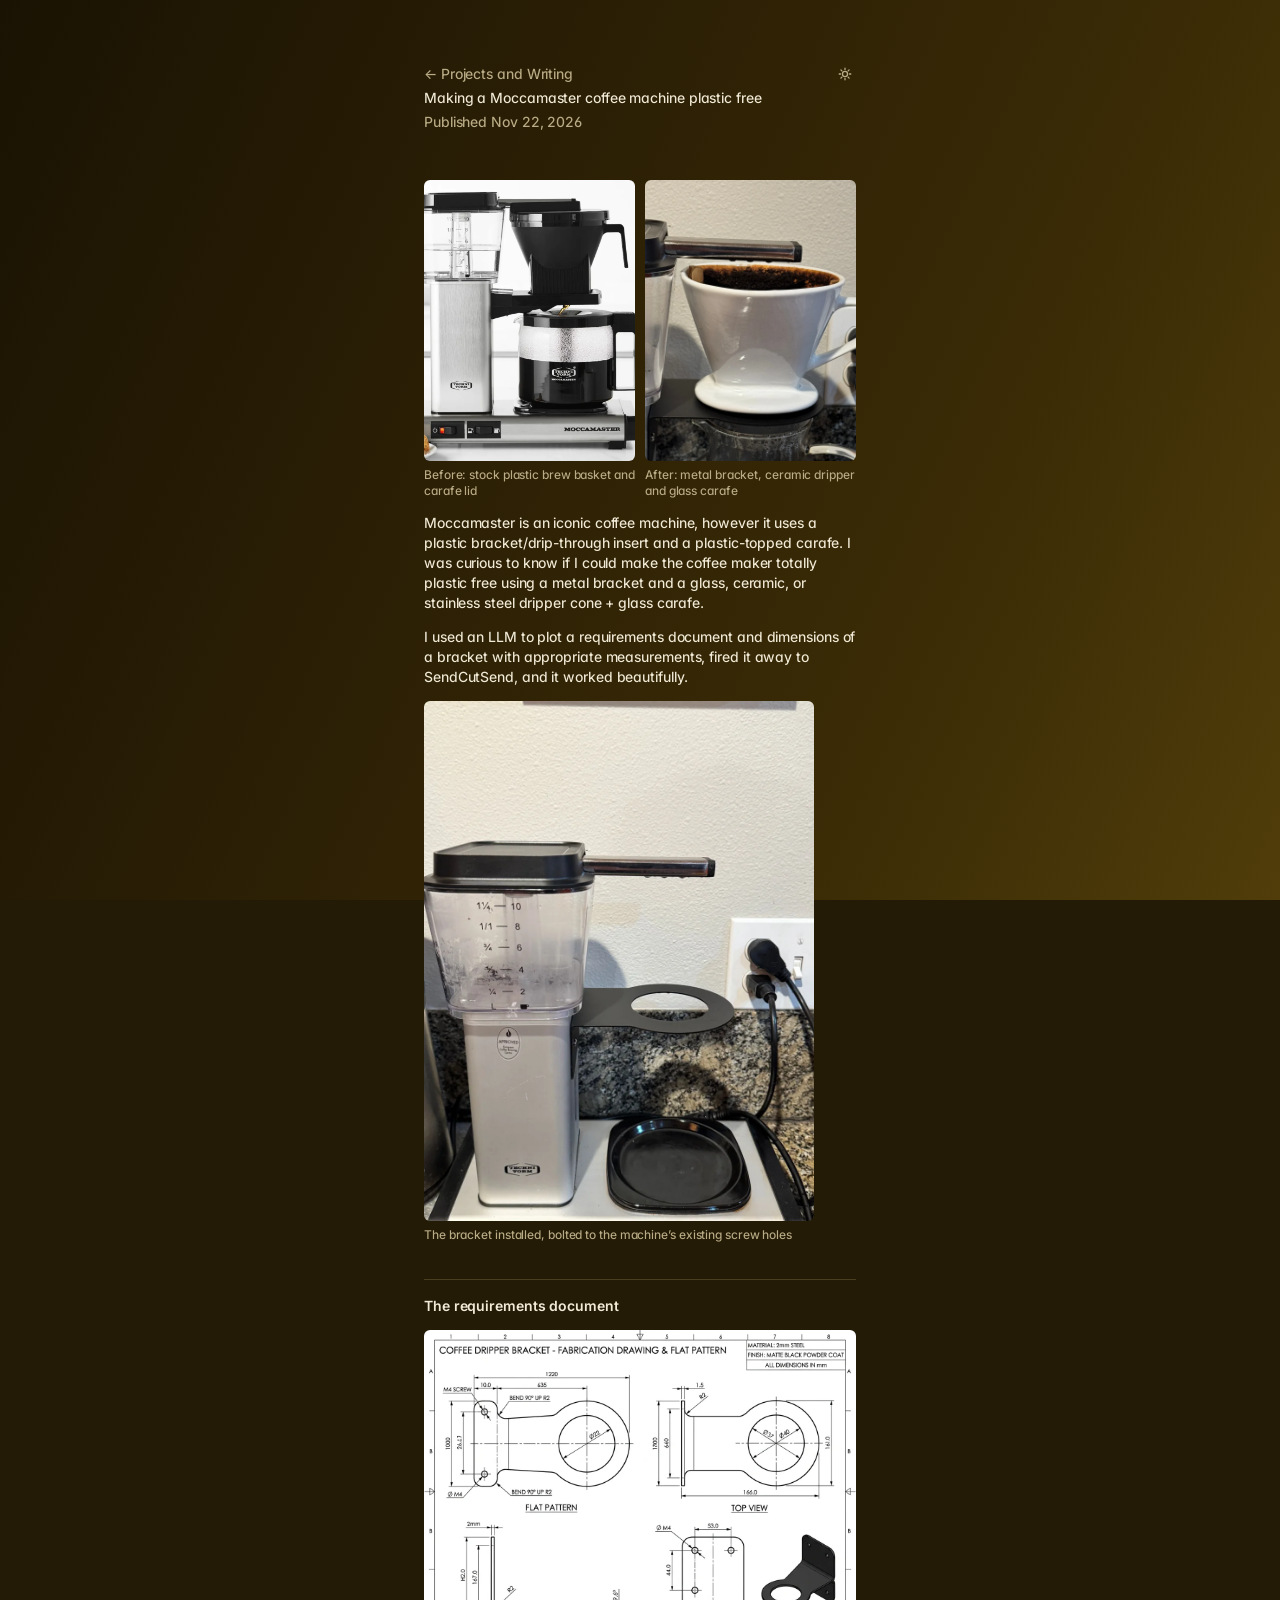
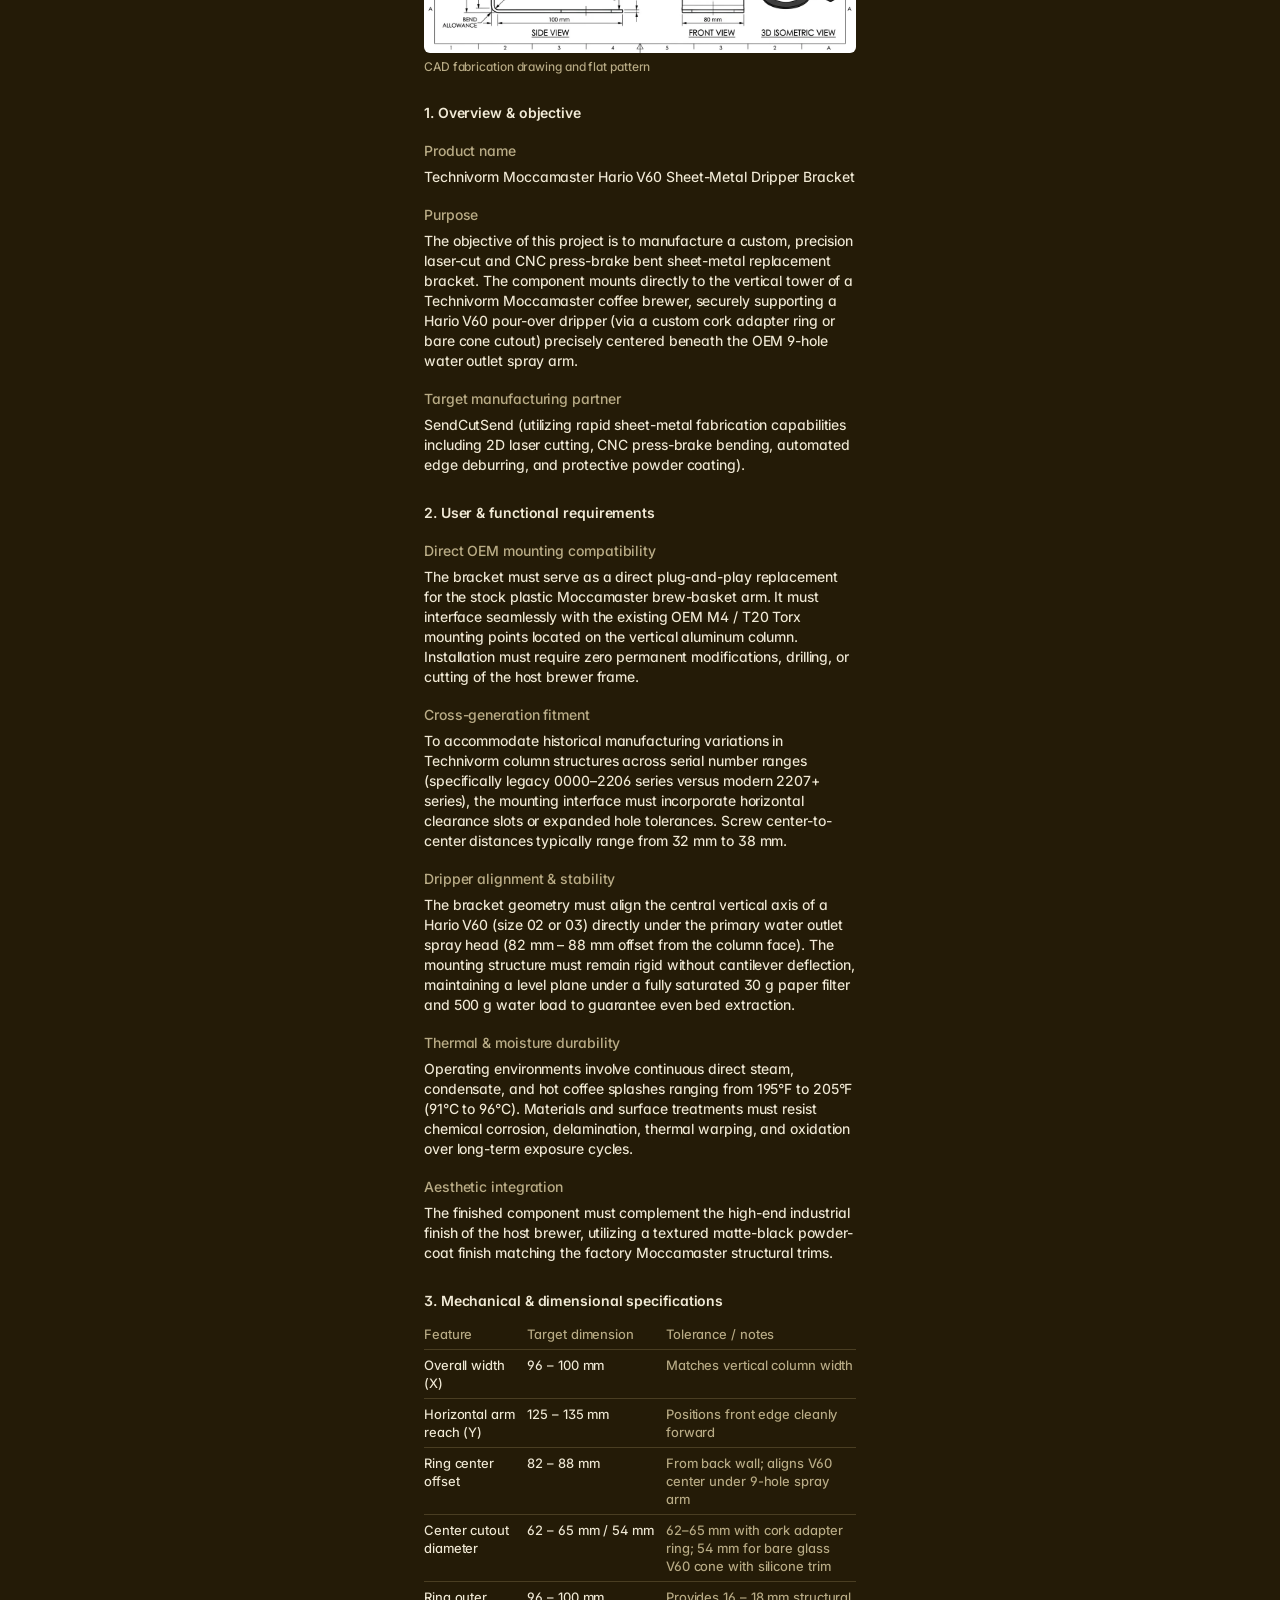
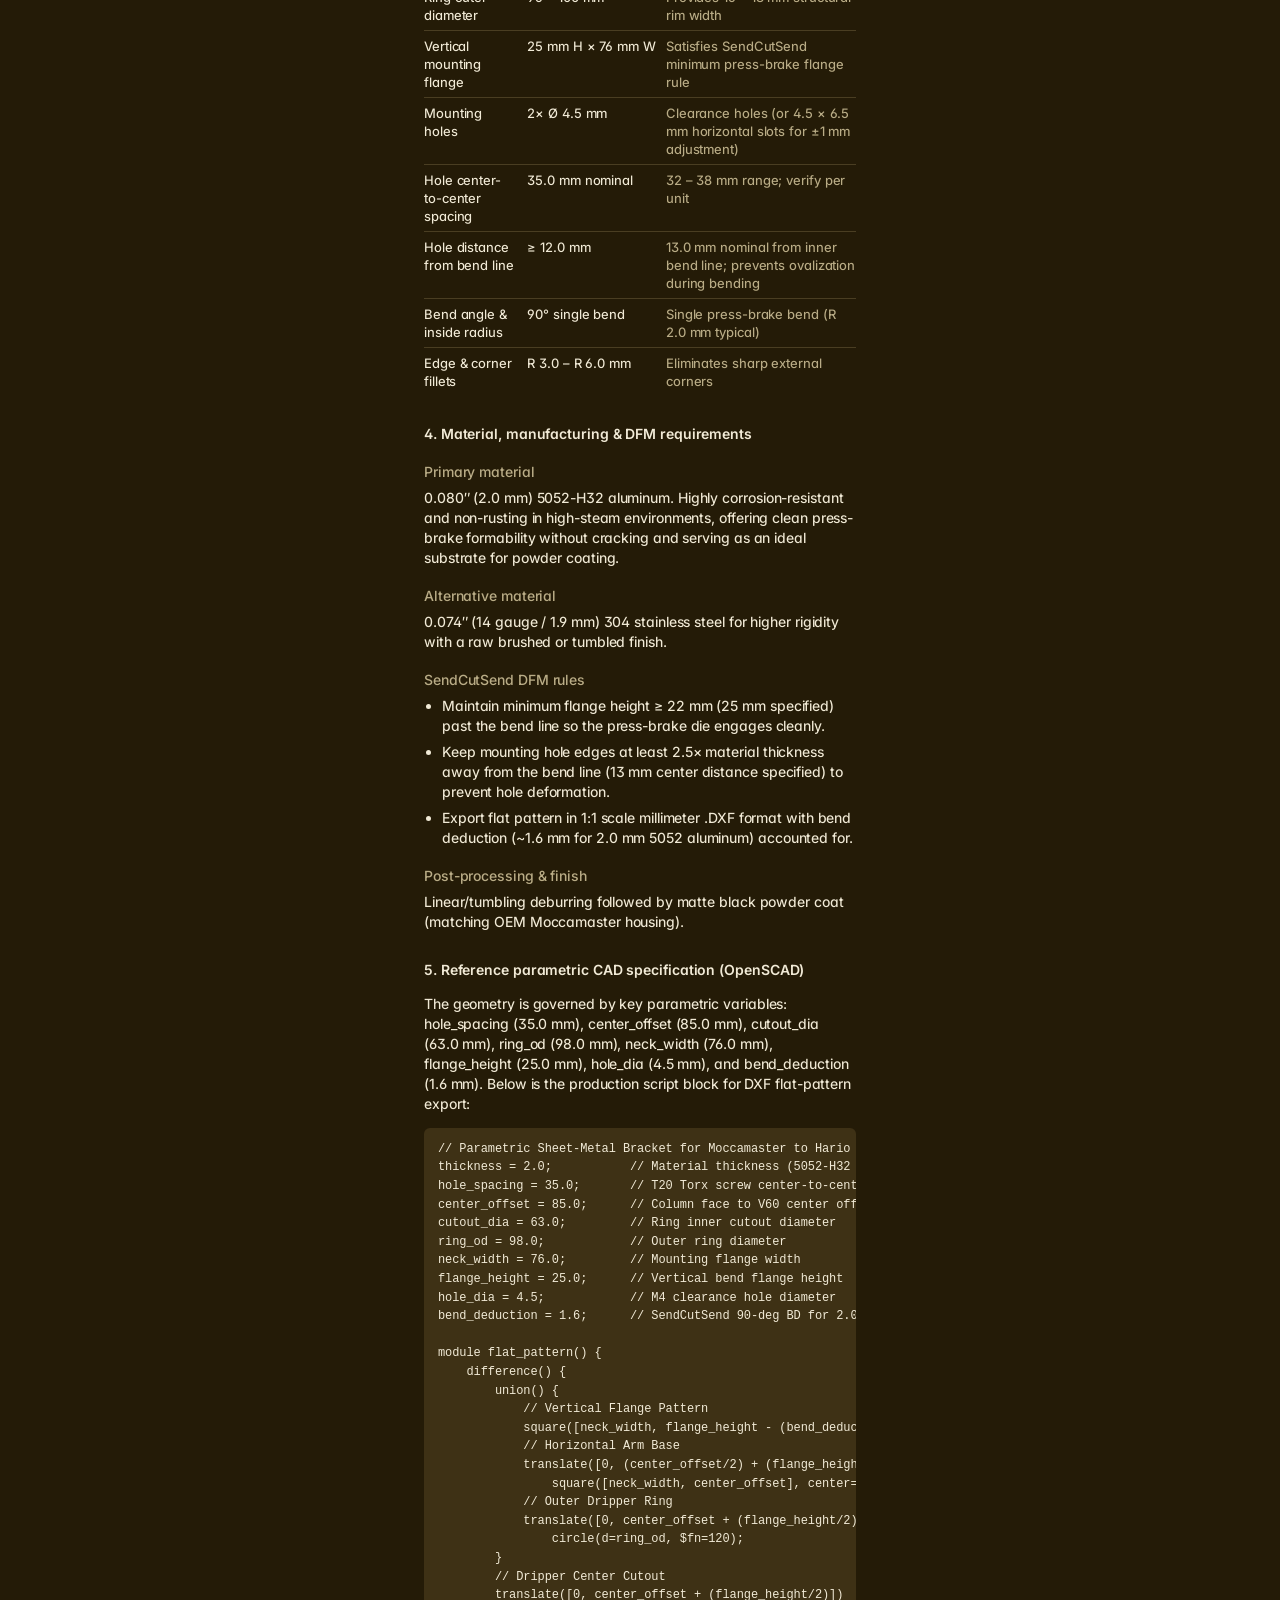
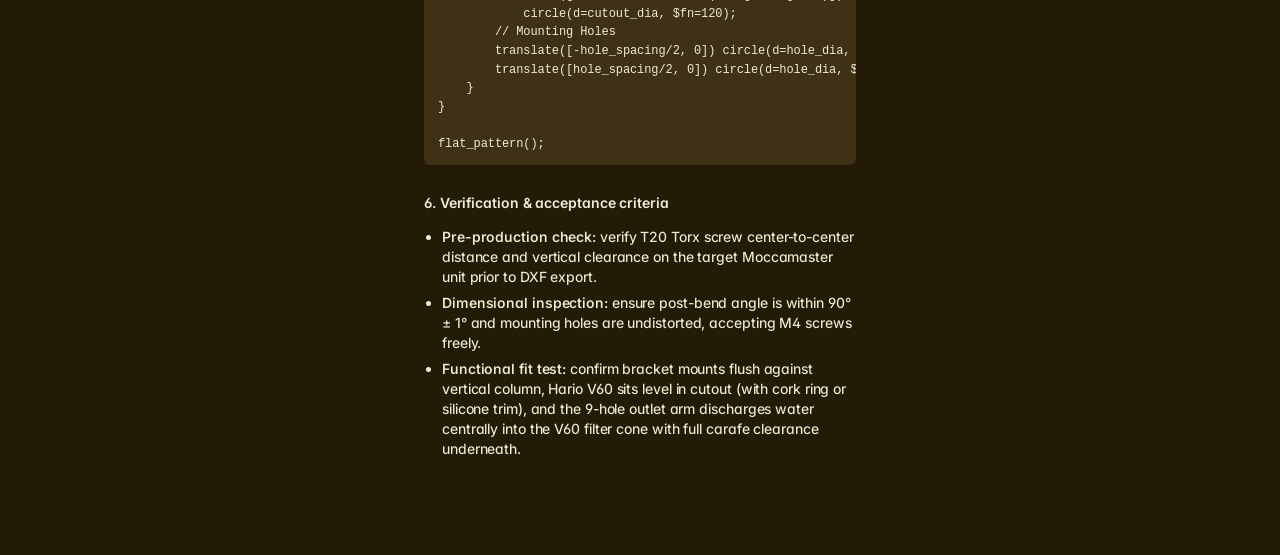
<file: writing/moccamaster/index.html>
<!doctype html>
<html lang="en">
<head>
<meta charset="utf-8">
<title>Moved to /projects/moccamaster/</title>
<meta name="robots" content="noindex">
<link rel="canonical" href="https://kenansakarcan.org/projects/moccamaster/">
<meta http-equiv="refresh" content="0; url=/projects/moccamaster/">
<script>location.replace('/projects/moccamaster/' + location.hash);</script>
</head>
<body>
<p>This page moved to <a href="/projects/moccamaster/">kenansakarcan.org/projects/moccamaster/</a>.</p>
</body>
</html>
</file>
<file: theme.css>
/* Dark mode: a deep olive-brown palette taken from Kenan's reference image.
   Applies when the visitor picks dark with the switch, or when their device is in
   dark mode and they haven't picked light. Loaded after each page's own styles. */
:root[data-theme="dark"] {
  --bg: #241B07; --fg: #F1EAD6; --muted: #B9AC86; --line: #4A3E22; --underline: #6E6140;
  --ph: #3A2E12; --chip: #3E3115; --up: #8FD6A8; --down: #F29A82;
  color-scheme: dark;
}
@media (prefers-color-scheme: dark) {
  :root:not([data-theme="light"]) {
    --bg: #241B07; --fg: #F1EAD6; --muted: #B9AC86; --line: #4A3E22; --underline: #6E6140;
    --ph: #3A2E12; --chip: #3E3115; --up: #8FD6A8; --down: #F29A82;
    color-scheme: dark;
  }
}
/* The soft gradient from the image, fixed behind the page */
:root[data-theme="dark"] body {
  background: var(--bg) linear-gradient(115deg, #1A1303 0%, #2B1F05 38%, #3B2C06 72%, #503D0A 100%) fixed;
}
@media (prefers-color-scheme: dark) {
  :root:not([data-theme="light"]) body {
    background: var(--bg) linear-gradient(115deg, #1A1303 0%, #2B1F05 38%, #3B2C06 72%, #503D0A 100%) fixed;
  }
}
/* Light pencil lines on the floating paper plane */
:root[data-theme="dark"] #plane-fly image { filter: invert(1) sepia(.35) brightness(.95); }
@media (prefers-color-scheme: dark) { :root:not([data-theme="light"]) #plane-fly image { filter: invert(1) sepia(.35) brightness(.95); } }

/* Light / dark switch */
.theme-btn {
  display: inline-grid; place-items: center; width: 22px; height: 22px; margin: -1px 0; padding: 0;
  border: 0; border-radius: 6px; background: transparent; color: var(--muted); cursor: pointer;
  transition: color .15s, background .15s;
}
.theme-btn:hover { color: var(--fg); background: var(--ph, var(--chip)); }
.theme-btn:focus-visible { outline: 2px solid var(--fg); outline-offset: 2px; }
.theme-btn svg { width: 14px; height: 14px; fill: none; stroke: currentColor; stroke-width: 1.5; stroke-linecap: round; stroke-linejoin: round; }
header.has-theme-btn { position: relative; }
header.has-theme-btn > .theme-btn { position: absolute; top: 0; right: 0; }
@media (prefers-reduced-motion: reduce) { .theme-btn { transition: none; } }
</file>
<file: pages.css>
/* Shared styles for the inner pages (Favorites, Reads). Mirrors the homepage tokens. */
:root {
  --bg: #FCFCFB;
  --fg: #111111;
  --muted: #8F8F8F;
  --line: #EDEDEC;
  --font: "Inter", -apple-system, BlinkMacSystemFont, "Segoe UI", Helvetica, Arial, sans-serif;
  color-scheme: light;
  padding-top: env(safe-area-inset-top, 0px);
  padding-bottom: env(safe-area-inset-bottom, 0px);
}

* { box-sizing: border-box; }
body {
  margin: 0;
  background: var(--bg);
  color: var(--fg);
  font-family: var(--font);
  font-size: 14px;
  line-height: 20px;
  font-weight: 460;
  letter-spacing: -0.09px;
  font-feature-settings: "cv11", "ss01";
  -webkit-font-smoothing: antialiased;
}
a { color: var(--fg); text-decoration: none; }
a:focus-visible { outline: 2px solid var(--fg); outline-offset: 2px; border-radius: 2px; }

.page {
  max-width: calc(432px + 32px);
  margin: 0 auto;
  padding-block: 64px 96px;
  padding-left: max(16px, env(safe-area-inset-left, 0px));
  padding-right: max(16px, env(safe-area-inset-right, 0px));
  display: grid;
  gap: 48px;
}

/* Header: back to home, then the page title */
.back { color: var(--muted); transition: color .15s; }
.back:hover { color: var(--fg); }
header { display: grid; gap: 4px; }
h1 { font-size: 14px; font-weight: 460; margin: 0; }
.intro { color: var(--muted); margin: 0; }

/* Groups: a muted label column on the left, hairline rows on the right */
.group { display: grid; grid-template-columns: 84px minmax(0, 1fr); gap: 0 16px; }
.group-label { color: var(--muted); padding-top: 6px; }
.rows { display: grid; }
.row {
  display: grid; grid-template-columns: minmax(0, 1fr) auto; gap: 16px; align-items: baseline;
  padding: 6px 0; border-top: 1px solid var(--line);
}
.row:first-child { border-top: 0; }
.row .meta { color: var(--muted); text-align: right; }
a.row:hover .title { color: var(--muted); }
.groups { display: grid; gap: 24px; }

@media (max-width: 420px) {
  .group { grid-template-columns: minmax(0, 1fr); }
  .group-label { padding-top: 0; margin-bottom: 2px; }
}
@media (prefers-reduced-motion: reduce) { * { transition: none !important; } }

/* ---------- Favorites list ---------- */
:root { --chip: #F1F1EF; }


.filters { display: flex; flex-wrap: wrap; gap: 6px; margin: 0 0 16px; padding: 0; list-style: none; }
.chip {
  font: inherit; color: var(--muted); background: transparent;
  border: 1px solid var(--line); border-radius: 999px;
  padding: 4px 12px; cursor: pointer; transition: color .15s, background .15s, border-color .15s;
}
.chip .count { font-variant-numeric: tabular-nums; margin-left: 4px; opacity: .7; }
.chip:hover { color: var(--fg); }
.chip[aria-pressed="true"] { color: var(--fg); background: var(--chip); border-color: var(--chip); }
.chip:focus-visible { outline: 2px solid var(--fg); outline-offset: 2px; }

/* One item per line, single spaced, hairline between items */
.list { display: grid; }
.item {
  display: grid; grid-template-columns: minmax(0, 1fr) auto; gap: 16px; align-items: baseline;
  padding: 3px 0; border-bottom: 1px solid var(--line);
}
.item[hidden] { display: none; }
.item .meta { color: var(--muted); }
.item:hover .title { color: var(--muted); }

/* Toolbar: category filters on the left, List / Gallery switch on the right */
.toolbar { display: flex; flex-wrap: wrap; gap: 10px; align-items: flex-start; justify-content: space-between; margin: 0 0 16px; }
.toolbar .filters { margin: 0; }
.view-toggle { display: inline-flex; flex: none; border: 1px solid var(--line); border-radius: 999px; padding: 2px; }
.view-toggle button {
  font: inherit; border: 0; background: transparent; color: var(--muted);
  padding: 2px 10px; border-radius: 999px; cursor: pointer; transition: color .15s, background .15s;
}
.view-toggle button:hover { color: var(--fg); }
.view-toggle button[aria-pressed="true"] { background: var(--chip); color: var(--fg); }
.view-toggle button:focus-visible { outline: 2px solid var(--fg); outline-offset: 2px; }

/* Gallery view: a wider page with image cards */
.item .thumb { display: none; }
.page.gallery { max-width: calc(760px + 32px); }
.page.gallery .list { grid-template-columns: repeat(auto-fill, minmax(150px, 1fr)); gap: 22px 14px; }
.page.gallery .item { display: flex; flex-direction: column; align-items: stretch; gap: 4px; padding: 0; border: 0; min-width: 0; }
.page.gallery .item[hidden] { display: none; }
.page.gallery .item .thumb {
  display: block; width: 100%; aspect-ratio: 1; object-fit: contain; box-sizing: border-box;
  background: #fff; border: 1px solid var(--line); border-radius: 8px; padding: 10px; margin-bottom: 4px;
  transition: border-color .15s;
}
.page.gallery .item:hover .thumb { border-color: var(--muted); }
.page.gallery .item .title { line-height: 18px; }
.page.gallery .item .meta { font-size: 12px; line-height: 16px; }

/* ---------- Investment pitch pages ---------- */
.pitch { display: grid; gap: 24px; }
.pitch section { display: grid; gap: 8px; }
.pitch h2 { font-size: 14px; font-weight: 600; margin: 0; }
.pitch p { margin: 0; }
.pitch em { font-style: normal; color: var(--muted); }
.pitch .lede { margin: 0; }
.pitch p a { text-decoration: underline; text-decoration-color: var(--muted); text-underline-offset: 2px; }
.pitch p a:hover { color: var(--muted); }
.pitch-table { width: 100%; border-collapse: collapse; font-variant-numeric: tabular-nums; }
.pitch-table th { color: var(--muted); font-weight: 460; text-align: left; padding: 0 12px 6px 0; vertical-align: bottom; }
.pitch-table td { padding: 6px 12px 6px 0; border-top: 1px solid var(--line); vertical-align: top; }
.pitch-table th:last-child, .pitch-table td:last-child { padding-right: 0; }
.pitch-table .num { text-align: right; white-space: nowrap; }
.disclaimer { color: var(--muted); }
.pitch-table tbody th { color: var(--fg); padding: 6px 12px 6px 0; border-top: 1px solid var(--line); vertical-align: top; text-align: left; }

/* ---------- Investments table ---------- */
.invest-table { width: 100%; border-collapse: collapse; font-variant-numeric: tabular-nums; }
.invest-table th { color: var(--muted); font-weight: 460; text-align: left; padding: 0 0 6px; }
.invest-table td { padding: 6px 0; border-top: 1px solid var(--line); }
.invest-table th:last-child, .invest-table td:last-child { text-align: right; }
.invest-table td:last-child { color: var(--muted); }
.invest-table a { display: block; }
.invest-table a:hover { color: var(--muted); }

/* ---------- Projects and Writing ---------- */
.proj-table { width: 100%; border-collapse: collapse; }
.proj-table th { color: var(--muted); font-weight: 460; text-align: left; padding: 0 16px 6px 0; }
.proj-table td { padding: 6px 16px 6px 0; border-top: 1px solid var(--line); vertical-align: top; }
.proj-table th:last-child, .proj-table td:last-child { padding-right: 0; }
.proj-table td:first-child { white-space: nowrap; }
.proj-table td:last-child { color: var(--muted); }
.proj-table a { text-decoration: underline; text-decoration-color: var(--muted); text-underline-offset: 2px; }
.proj-table a:hover { color: var(--muted); }

/* ---------- Project write-ups ---------- */
.post { display: grid; gap: 14px; }
.post h2 { font-size: 14px; font-weight: 600; margin: 14px 0 0; }
.post h2.doc-title { margin-top: 22px; padding-top: 16px; border-top: 1px solid var(--line); }
.post h3 { font-size: 14px; font-weight: 500; color: var(--muted); margin: 4px 0 -8px; }
.post p, .post ul { margin: 0; }
.post ul { padding-left: 18px; display: grid; gap: 6px; }
.post strong { font-weight: 560; }
.post figure { margin: 0; display: grid; gap: 6px; min-width: 0; }
.post figure img { width: 100%; height: auto; display: block; border-radius: 6px; background: #fff; }
.post > figure .tall { max-height: 520px; width: auto; max-width: 100%; }
.post figcaption { color: var(--muted); font-size: 12px; line-height: 16px; }
.post .pair { display: grid; grid-template-columns: 1fr 1fr; gap: 10px; align-items: start; }
.post .pair img, .post .photo-soon { aspect-ratio: 3 / 4; object-fit: cover; }
.post .photo-soon {
  width: 100%; border-radius: 6px; border: 1px dashed var(--line); background: var(--chip);
  display: grid; place-items: center; text-align: center; padding: 12px; color: var(--muted); font-size: 12px;
}
.post .table-wrap { overflow-x: auto; }
.spec-table { width: 100%; border-collapse: collapse; font-size: 13px; line-height: 18px; }
.spec-table th { color: var(--muted); font-weight: 460; text-align: left; padding: 0 10px 6px 0; vertical-align: bottom; }
.spec-table td { padding: 6px 10px 6px 0; border-top: 1px solid var(--line); vertical-align: top; }
.spec-table th:last-child, .spec-table td:last-child { padding-right: 0; color: var(--muted); }
.spec-table td:nth-child(2) { white-space: nowrap; }
.post pre {
  margin: 0; padding: 12px 14px; overflow-x: auto; border-radius: 6px; background: var(--chip);
  font: 12px/1.55 ui-monospace, "SF Mono", Menlo, Consolas, monospace;
}

/* ---------- Investment returns ---------- */
:root { --up: #1F7A4D; --down: #B4432F; }
.up { color: var(--up); }
.down { color: var(--down); }
.intro.since { color: var(--muted); font-variant-numeric: tabular-nums; }
.invest-table .num { text-align: right; font-variant-numeric: tabular-nums; }
.invest-table td:nth-child(2) { color: var(--muted); white-space: nowrap; }
.invest-table th.num { white-space: nowrap; }
.invest-table td.ret { color: var(--fg); }
.invest-table td.ret.up { color: var(--up); }
.invest-table td.ret.down { color: var(--down); }
.invest-table th + th, .invest-table td + td { padding-left: 12px; }
.table-note { color: var(--muted); font-size: 12px; line-height: 16px; margin: 12px 0 0; }

/* Project hover cards (projects/cards.js): wide screens only */
.proj-table tr[data-card] td { transition: background .15s; }
.proj-table tr.is-active td:first-child a { color: var(--muted); }
.pcard {
  position: fixed; z-index: 10; width: 288px; box-sizing: border-box; padding: 14px 16px 16px;
  background: var(--bg); color: var(--fg); border: 1px solid var(--line); border-radius: 10px;
  box-shadow: 0 1px 2px rgba(0,0,0,.04), 0 8px 24px rgba(0,0,0,.07);
  font-size: 13px; line-height: 19px; pointer-events: none;
  opacity: 0; transform: translateX(-6px); visibility: hidden;
  transition: opacity .16s ease, transform .16s ease, top .22s cubic-bezier(.2,.7,.2,1), visibility 0s linear .16s;
}
.pcard.is-open { opacity: 1; transform: none; visibility: visible; transition-delay: 0s; }
.pcard p { margin: 0; }
.pcard .pc-title { font-weight: 560; margin-bottom: 10px; }
.pcard .pc-kicker { color: var(--muted); font-size: 11px; letter-spacing: .04em; text-transform: uppercase; margin-top: 12px; }
.pcard .pc-title + .pc-kicker { margin-top: 0; }
.pcard .pc-name { font-weight: 500; margin-top: 2px; }
.pcard .pc-sw { display: flex; gap: 4px; margin: 7px 0 7px; }
.pcard .pc-sw i { width: 18px; height: 18px; border-radius: 4px; box-shadow: inset 0 0 0 1px rgba(0,0,0,.12); }
.pcard ul { margin: 4px 0 0; padding-left: 15px; display: grid; gap: 3px; }
.pcard ul li::marker { color: var(--muted); }
:root[data-theme="dark"] .pcard { background: #2E230C; box-shadow: 0 10px 28px rgba(0,0,0,.35); }
@media (prefers-reduced-motion: reduce) { .pcard { transition: opacity .1s, visibility 0s linear .1s; transform: none; } }
@media not all and (min-width: 1080px) { .pcard { display: none; } }
</file>
